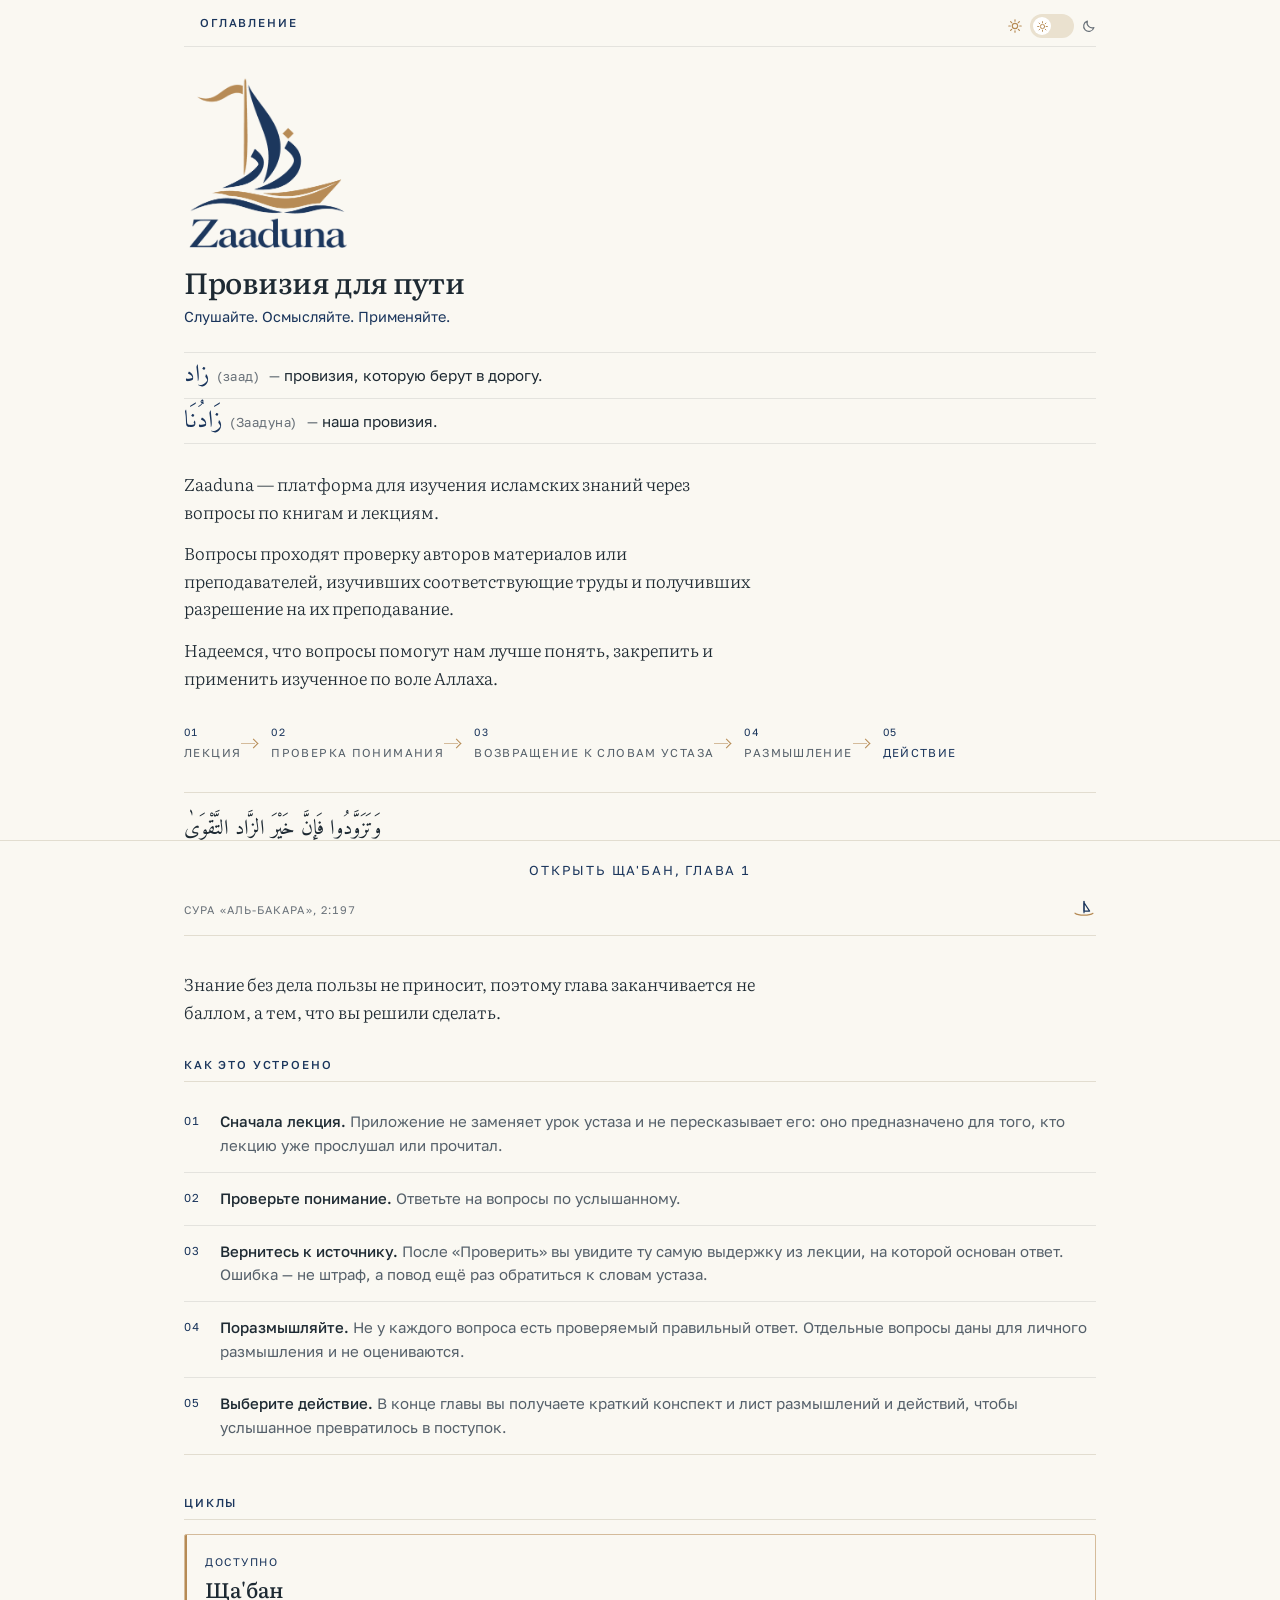
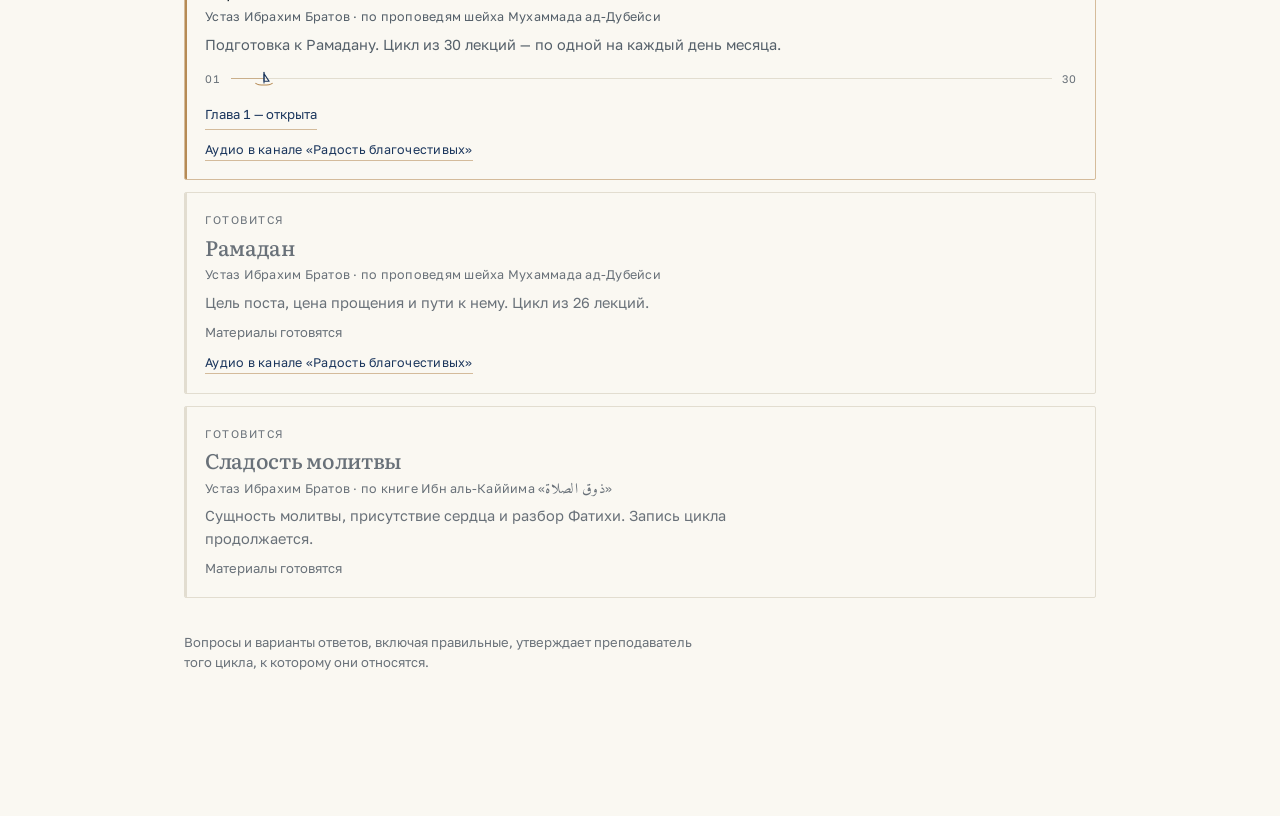
<file: index.html>
<!DOCTYPE html>
<html lang="ru">
<head>
<meta charset="UTF-8">
<meta name="viewport" content="width=device-width, initial-scale=1, viewport-fit=cover">
<meta name="theme-color" content="#1A355C">
<title>Zaaduna — оглавление</title>
<link rel="icon" href="assets/favicon-32.png" sizes="32x32" type="image/png">
<link rel="icon" href="assets/favicon-64.png" sizes="64x64" type="image/png">
<link rel="apple-touch-icon" href="assets/apple-touch-icon.png">
<link rel="preconnect" href="https://fonts.googleapis.com">
<link rel="preconnect" href="https://fonts.gstatic.com" crossorigin>
<link href="https://fonts.googleapis.com/css2?family=Literata:ital,opsz,wght@0,7..72,300;0,7..72,400;0,7..72,500;0,7..72,600;1,7..72,400&family=Golos+Text:wght@400;500;600&family=Amiri:ital@0;1&display=swap" rel="stylesheet">
<script src="https://telegram.org/js/telegram-web-app.js"></script>
<script>/* Платформа переименована, ключи вместе с ней. Старые переносим, чтобы
   читатель не потерял пройденное; "myzaad_" ниже — единственный след прежнего имени. */
try{Object.keys(localStorage).forEach(function(k){if(k.indexOf("myzaad_")!==0)return;
var n="zaaduna_"+k.slice(7);if(localStorage.getItem(n)===null)localStorage.setItem(n,localStorage.getItem(k));
localStorage.removeItem(k);});}catch(e){}</script>
<script>/* Тема ставится до первой отрисовки, иначе страница моргнёт чужим цветом.
   Без сохранённого выбора тему задаёт система. */
try{var t=localStorage.getItem("zaaduna_theme");
if(t==="day"||t==="night"){t=(t==="day")?"light":"dark";localStorage.setItem("zaaduna_theme",t);}
if(t==="light"||t==="dark")document.documentElement.setAttribute("data-theme",t);}catch(e){}</script>
<link rel="stylesheet" href="style.css">
</head>
<body class="plan">

<div class="sheet">
  <header class="isnad">
    <p class="runhead">Оглавление</p>
    <button class="theme-switch" id="themeSwitch" type="button" role="switch" aria-checked="false">
      <span class="ts-side ts-sun" aria-hidden="true"><svg viewBox="0 0 16 16" fill="none" stroke="currentColor" stroke-width="1.35" stroke-linecap="round" aria-hidden="true"><circle cx="8" cy="8" r="3.1"/><path d="M8 .9v1.7M8 13.4V15.1M15.1 8h-1.7M2.6 8H.9M13.02 2.98l-1.2 1.2M4.18 11.82l-1.2 1.2M13.02 13.02l-1.2-1.2M4.18 4.18l-1.2-1.2"/></svg></span>
      <span class="ts-track" aria-hidden="true"><span class="ts-knob"><span class="ts-k ts-k-sun"><svg viewBox="0 0 16 16" fill="none" stroke="currentColor" stroke-width="1.35" stroke-linecap="round" aria-hidden="true"><circle cx="8" cy="8" r="3.1"/><path d="M8 .9v1.7M8 13.4V15.1M15.1 8h-1.7M2.6 8H.9M13.02 2.98l-1.2 1.2M4.18 11.82l-1.2 1.2M13.02 13.02l-1.2-1.2M4.18 4.18l-1.2-1.2"/></svg></span><span class="ts-k ts-k-moon"><svg viewBox="0 0 16 16" fill="none" stroke="currentColor" stroke-width="1.35" stroke-linecap="round" stroke-linejoin="round" aria-hidden="true"><path d="M13.6 9.9A6 6 0 0 1 6.1 2.4 6 6 0 1 0 13.6 9.9Z"/></svg></span></span></span>
      <span class="ts-side ts-moon" aria-hidden="true"><svg viewBox="0 0 16 16" fill="none" stroke="currentColor" stroke-width="1.35" stroke-linecap="round" stroke-linejoin="round" aria-hidden="true"><path d="M13.6 9.9A6 6 0 0 1 6.1 2.4 6 6 0 1 0 13.6 9.9Z"/></svg></span>
    </button>
  </header>
  <div class="gauge"></div>

  <main>
    <h1 class="brand">
      <picture>
        <source srcset="assets/logo-full-dark.png" media="(prefers-color-scheme: dark)">
        <img id="brandLogo" src="assets/logo-full.png" width="400" height="429" alt="Zaaduna" decoding="async">
      </picture>
    </h1>
    <p class="brand-title">Провизия для пути</p>
    <p class="brand-tagline">Слушайте. Осмысляйте. Применяйте.</p>
    <dl class="gloss" dir="ltr">
      <div>
        <dt><span class="ar-inline" lang="ar" dir="rtl">زاد</span> <i>(заад)</i></dt>
        <dd>провизия, которую берут в дорогу.</dd>
      </div>
      <div>
        <dt><span class="ar-inline" lang="ar" dir="rtl">زَادُنَا</span> <i>(Заадуна)</i></dt>
        <dd>наша провизия.</dd>
      </div>
    </dl>
    <div class="lede">
      <p>Zaaduna — платформа для изучения исламских знаний через вопросы по книгам и лекциям.</p>
      <p>Вопросы проходят проверку авторов материалов или преподавателей, изучивших соответствующие труды и получивших разрешение на их преподавание.</p>
      <p>Надеемся, что вопросы помогут нам лучше понять, закрепить и применить изученное по воле Аллаха.</p>
    </div>

    <ol class="path" aria-label="Порядок работы с главой">
      <li><span>Лекция</span></li>
      <li><span>Проверка понимания</span></li>
      <li><span>Возвращение к словам устаза</span></li>
      <li><span>Размышление</span></li>
      <li><span>Действие</span></li>
    </ol>

    <div class="card plan-ayah">
      <p class="quote-ar" lang="ar" dir="rtl">وَتَزَوَّدُوا فَإِنَّ خَيْرَ الزَّادِ التَّقْوَىٰ</p>
      <p class="quote-ru">«Берите с собой провизию, но, поистине, лучшая провизия — богобоязненность»</p>
      <p class="quote-src">Сура «Аль-Бакара», 2:197</p>
      <span class="ayah-mark" aria-hidden="true"></span>
    </div>

    <p class="lede lede-close">Знание без дела пользы не приносит, поэтому глава заканчивается не баллом, а тем, что вы решили сделать.</p>

    <h2 class="plan-head">Как это устроено</h2>
    <ol class="rules">
      <li><b>Сначала лекция.</b> Приложение не заменяет урок устаза и не пересказывает его: оно предназначено для того, кто лекцию уже прослушал или прочитал.</li>
      <li><b>Проверьте понимание.</b> Ответьте на вопросы по услышанному.</li>
      <li><b>Вернитесь к источнику.</b> После «Проверить» вы увидите ту самую выдержку из лекции, на которой основан ответ. Ошибка — не штраф, а повод ещё раз обратиться к словам устаза.</li>
      <li><b>Поразмышляйте.</b> Не у каждого вопроса есть проверяемый правильный ответ. Отдельные вопросы даны для личного размышления и не оцениваются.</li>
      <li><b>Выберите действие.</b> В конце главы вы получаете краткий конспект и лист размышлений и действий, чтобы услышанное превратилось в поступок.</li>
    </ol>

    <h2 class="plan-head">Циклы</h2>
    <ul class="cycles">
      <li class="cycle open">
        <p class="cycle-rubric">Доступно</p>
        <h3><a href="chapter.html?ch=1">Ща'бан</a></h3>
        <p class="cycle-teacher">Устаз Ибрахим Братов · по проповедям шейха Мухаммада ад-Дубейси</p>
        <p class="cycle-note">Подготовка к Рамадану. Цикл из 30 лекций — по одной на каждый день месяца.</p>
        <div class="journey" id="journeyShaban" hidden></div>
        <p class="cycle-state"><a class="cycle-chapter" href="chapter.html?ch=1" id="ch1state">Глава 1 — открыта</a></p>
        <a class="cycle-audio" href="https://t.me/Mesiac_Shaaban_Ramadan" target="_blank" rel="noopener">Аудио в канале «Радость благочестивых»</a>
      </li>
      <li class="cycle">
        <p class="cycle-rubric">Готовится</p>
        <h3>Рамадан</h3>
        <p class="cycle-teacher">Устаз Ибрахим Братов · по проповедям шейха Мухаммада ад-Дубейси</p>
        <p class="cycle-note">Цель поста, цена прощения и пути к нему. Цикл из 26 лекций.</p>
        <p class="cycle-state">Материалы готовятся</p>
        <a class="cycle-audio" href="https://t.me/Mesiac_Shaaban_Ramadan" target="_blank" rel="noopener">Аудио в канале «Радость благочестивых»</a>
      </li>
      <li class="cycle">
        <p class="cycle-rubric">Готовится</p>
        <h3>Сладость молитвы</h3>
        <p class="cycle-teacher">Устаз Ибрахим Братов · по книге Ибн аль-Каййима «<span class="ar-inline" lang="ar" dir="rtl">ذوق الصلاة</span>»</p>
        <p class="cycle-note">Сущность молитвы, присутствие сердца и разбор Фатихи. Запись цикла продолжается.</p>
        <p class="cycle-state">Материалы готовятся</p>
      </li>
    </ul>

    <p class="plan-foot">Вопросы и варианты ответов, включая правильные, утверждает преподаватель того цикла, к которому они относятся.</p>
  </main>
</div>

<div class="colophon">
  <div class="colophon-inner">
    <a class="act act-go" href="chapter.html?ch=1">Открыть Ща'бан, глава 1</a>
  </div>
</div>

<script src="journey.js"></script>
<script>
(function(){
  var tg = window.Telegram && window.Telegram.WebApp;
  if(tg){ try{ tg.ready(); tg.expand(); }catch(e){} }

  // Состояние главы 1 читается из того же хранилища, что ведёт сама глава.
  var el = document.getElementById("ch1state");
  if(!el) return;
  try{
    var raw = localStorage.getItem("zaaduna_ch1");
    if(!raw) return;
    var st = JSON.parse(raw);
    if(st.maxScore){
      el.textContent = "Глава 1 — пройдена, " + st.score + " из " + st.maxScore;
      el.classList.add("done");
    } else if(st.answers && Object.keys(st.answers).length){
      el.textContent = "Глава 1 — начата";
      el.classList.add("started");
    }
  }catch(e){}
})();

// Путь цикла: лодка идёт по линии от первого урока к последнему.
(function(){
  if(!window.ZaadunaJourney) return;

  var doneShaban = 0;
  try{
    var raw = localStorage.getItem("zaaduna_ch1");
    if(raw && JSON.parse(raw).maxScore) doneShaban = 1;   // глава 1 пройдена
  }catch(e){}

  ZaadunaJourney.render(document.getElementById("journeyShaban"),
    { current: doneShaban, total: 30, name: "Ща'бан" });

  var sign = document.querySelector(".ayah-mark");
  if(sign) sign.innerHTML = ZaadunaJourney.dhow;
})();
</script>
<script src="theme.js"></script>
</body>
</html>
</file>
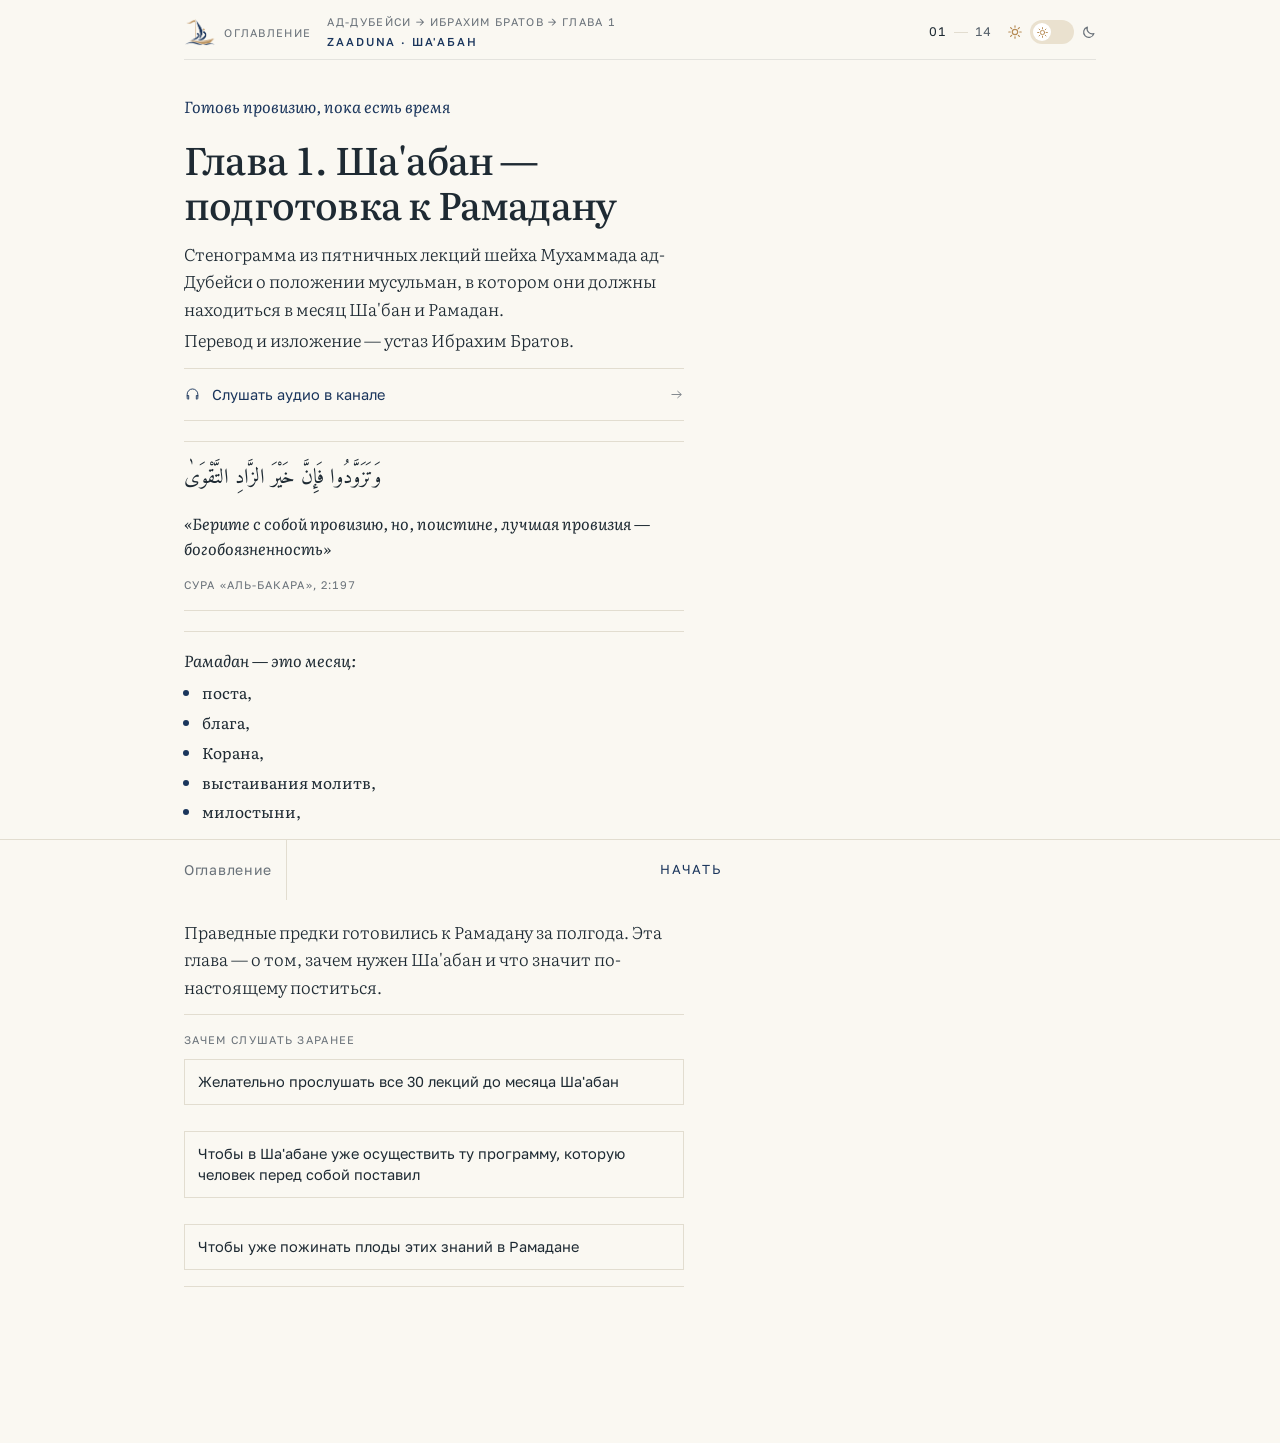
<file: chapter.html>
<!DOCTYPE html>
<html lang="ru">
<head>
<meta charset="UTF-8">
<meta name="viewport" content="width=device-width, initial-scale=1, viewport-fit=cover">
<meta name="theme-color" content="#1A355C">
<title>Zaaduna</title>
<link rel="icon" href="assets/favicon-32.png" sizes="32x32" type="image/png">
<link rel="icon" href="assets/favicon-64.png" sizes="64x64" type="image/png">
<link rel="apple-touch-icon" href="assets/apple-touch-icon.png">
<link rel="preconnect" href="https://fonts.googleapis.com">
<link rel="preconnect" href="https://fonts.gstatic.com" crossorigin>
<link href="https://fonts.googleapis.com/css2?family=Literata:ital,opsz,wght@0,7..72,300;0,7..72,400;0,7..72,500;0,7..72,600;1,7..72,400&family=Golos+Text:wght@400;500;600&family=Amiri:ital@0;1&display=swap" rel="stylesheet">
<script src="https://telegram.org/js/telegram-web-app.js"></script>
<script>/* Платформа переименована, ключи вместе с ней. Старые переносим, чтобы
   читатель не потерял пройденное; "myzaad_" ниже — единственный след прежнего имени. */
try{Object.keys(localStorage).forEach(function(k){if(k.indexOf("myzaad_")!==0)return;
var n="zaaduna_"+k.slice(7);if(localStorage.getItem(n)===null)localStorage.setItem(n,localStorage.getItem(k));
localStorage.removeItem(k);});}catch(e){}</script>
<script>/* Тема ставится до первой отрисовки, иначе страница моргнёт чужим цветом.
   Без сохранённого выбора тему задаёт система. */
try{var t=localStorage.getItem("zaaduna_theme");
if(t==="day"||t==="night"){t=(t==="day")?"light":"dark";localStorage.setItem("zaaduna_theme",t);}
if(t==="light"||t==="dark")document.documentElement.setAttribute("data-theme",t);}catch(e){}</script>
<link rel="stylesheet" href="style.css">
</head>
<body>

<div class="sheet">
  <header class="isnad">
    <a class="brand-mark" href="index.html" aria-label="Оглавление">
      <picture>
        <source srcset="assets/logo-mark-dark.png" media="(prefers-color-scheme: dark)">
        <img id="brandLogo" src="assets/logo-mark.png" width="138" height="120" alt="" decoding="async">
      </picture>
      <span class="brand-mark-label">Оглавление</span>
    </a>
    <p class="chain" id="chain"></p>
    <p class="runhead" id="runhead"></p>
    <p class="folio"><span id="stepLabel">01</span><span class="folio-rule"></span><span id="stepTotal">14</span></p>
    <button class="theme-switch" id="themeSwitch" type="button" role="switch" aria-checked="false">
      <span class="ts-side ts-sun" aria-hidden="true"><svg viewBox="0 0 16 16" fill="none" stroke="currentColor" stroke-width="1.35" stroke-linecap="round" aria-hidden="true"><circle cx="8" cy="8" r="3.1"/><path d="M8 .9v1.7M8 13.4V15.1M15.1 8h-1.7M2.6 8H.9M13.02 2.98l-1.2 1.2M4.18 11.82l-1.2 1.2M13.02 13.02l-1.2-1.2M4.18 4.18l-1.2-1.2"/></svg></span>
      <span class="ts-track" aria-hidden="true"><span class="ts-knob"><span class="ts-k ts-k-sun"><svg viewBox="0 0 16 16" fill="none" stroke="currentColor" stroke-width="1.35" stroke-linecap="round" aria-hidden="true"><circle cx="8" cy="8" r="3.1"/><path d="M8 .9v1.7M8 13.4V15.1M15.1 8h-1.7M2.6 8H.9M13.02 2.98l-1.2 1.2M4.18 11.82l-1.2 1.2M13.02 13.02l-1.2-1.2M4.18 4.18l-1.2-1.2"/></svg></span><span class="ts-k ts-k-moon"><svg viewBox="0 0 16 16" fill="none" stroke="currentColor" stroke-width="1.35" stroke-linecap="round" stroke-linejoin="round" aria-hidden="true"><path d="M13.6 9.9A6 6 0 0 1 6.1 2.4 6 6 0 1 0 13.6 9.9Z"/></svg></span></span></span>
      <span class="ts-side ts-moon" aria-hidden="true"><svg viewBox="0 0 16 16" fill="none" stroke="currentColor" stroke-width="1.35" stroke-linecap="round" stroke-linejoin="round" aria-hidden="true"><path d="M13.6 9.9A6 6 0 0 1 6.1 2.4 6 6 0 1 0 13.6 9.9Z"/></svg></span>
    </button>
  </header>
  <div class="gauge"><span class="gauge-fill" id="progressFill"></span></div>

  <main id="app"></main>
</div>

<div class="colophon">
  <div class="colophon-inner">
    <button class="act act-back" id="backBtn">Назад</button>
    <button class="act act-go" id="nextBtn">Начать</button>
  </div>
</div>

<script src="engine.js"></script>
<script>
(function(){
  // Какую главу открыть — через ?ch=2 (по умолчанию глава 1).
  // Чтобы добавить главу, движок и эту оболочку менять не нужно —
  // достаточно создать файл chapterN-data.js рядом с этим файлом.
  var params = new URLSearchParams(window.location.search);
  var chapterId = params.get("ch") || "1";
  var script = document.createElement("script");
  script.src = "chapter" + chapterId + "-data.js";
  script.onload = function(){
    if(window.CHAPTER_DATA){
      window.ZaadunaEngine.init(window.CHAPTER_DATA);
    } else {
      document.getElementById("app").innerHTML = "<p class=\"lede\">Файл главы " + chapterId + " не задаёт CHAPTER_DATA.</p>";
    }
  };
  script.onerror = function(){
    document.getElementById("app").innerHTML = "<p class=\"lede\">Не удалось загрузить главу " + chapterId + " (chapter" + chapterId + "-data.js).</p>";
  };
  document.body.appendChild(script);
})();
</script>
<script src="theme.js"></script>
</body>
</html>
</file>
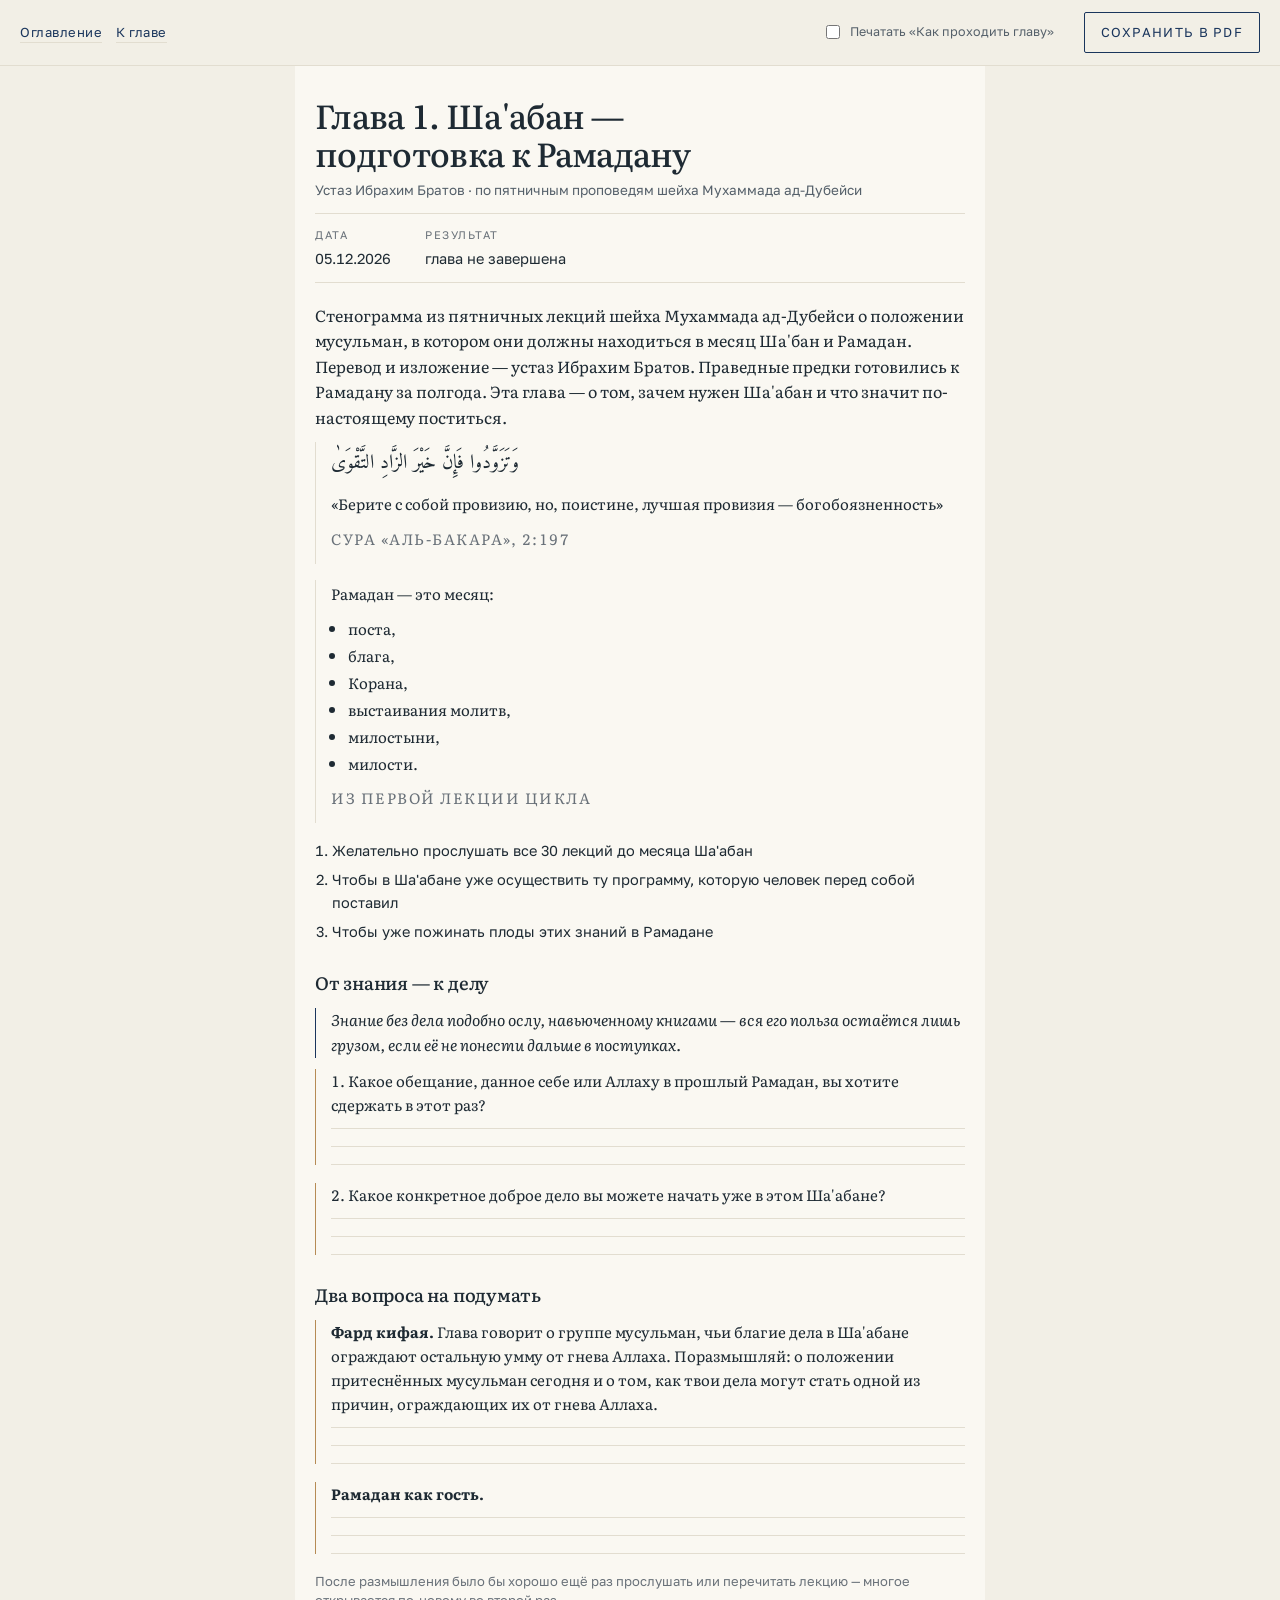
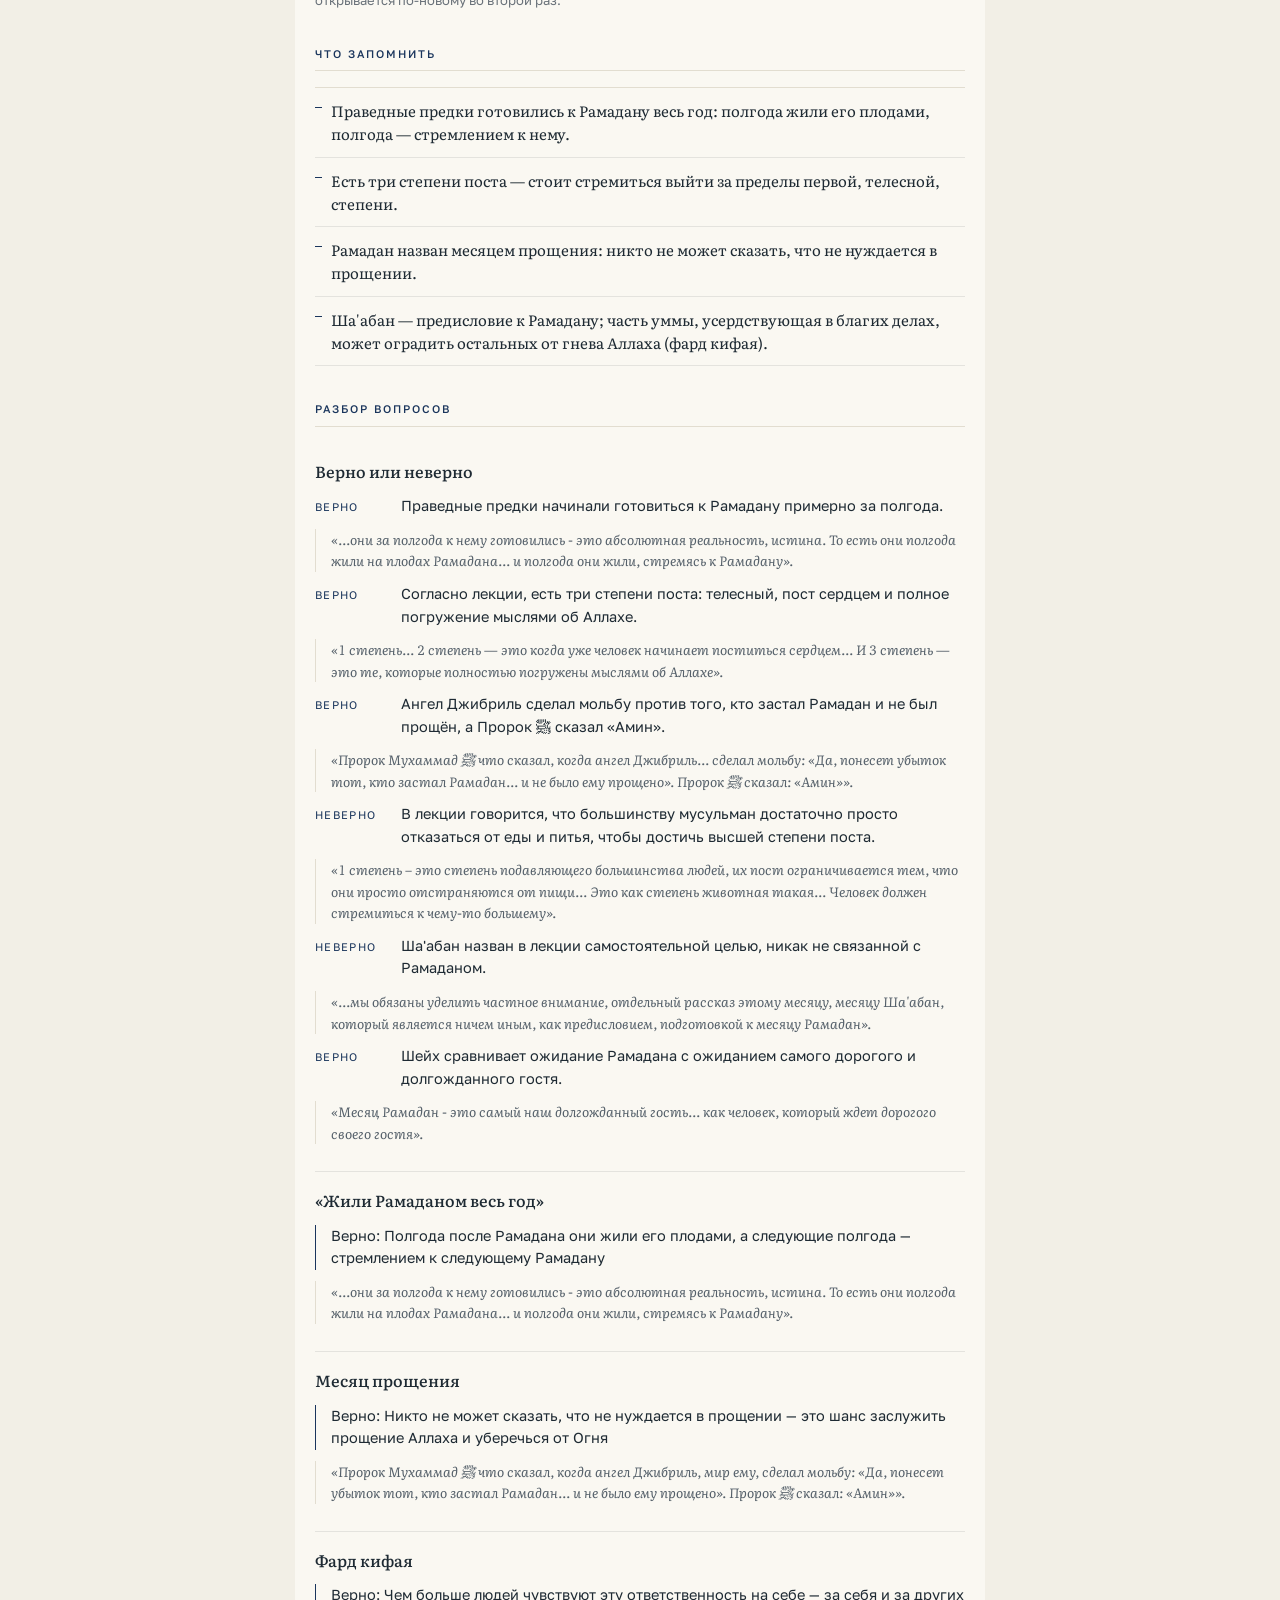
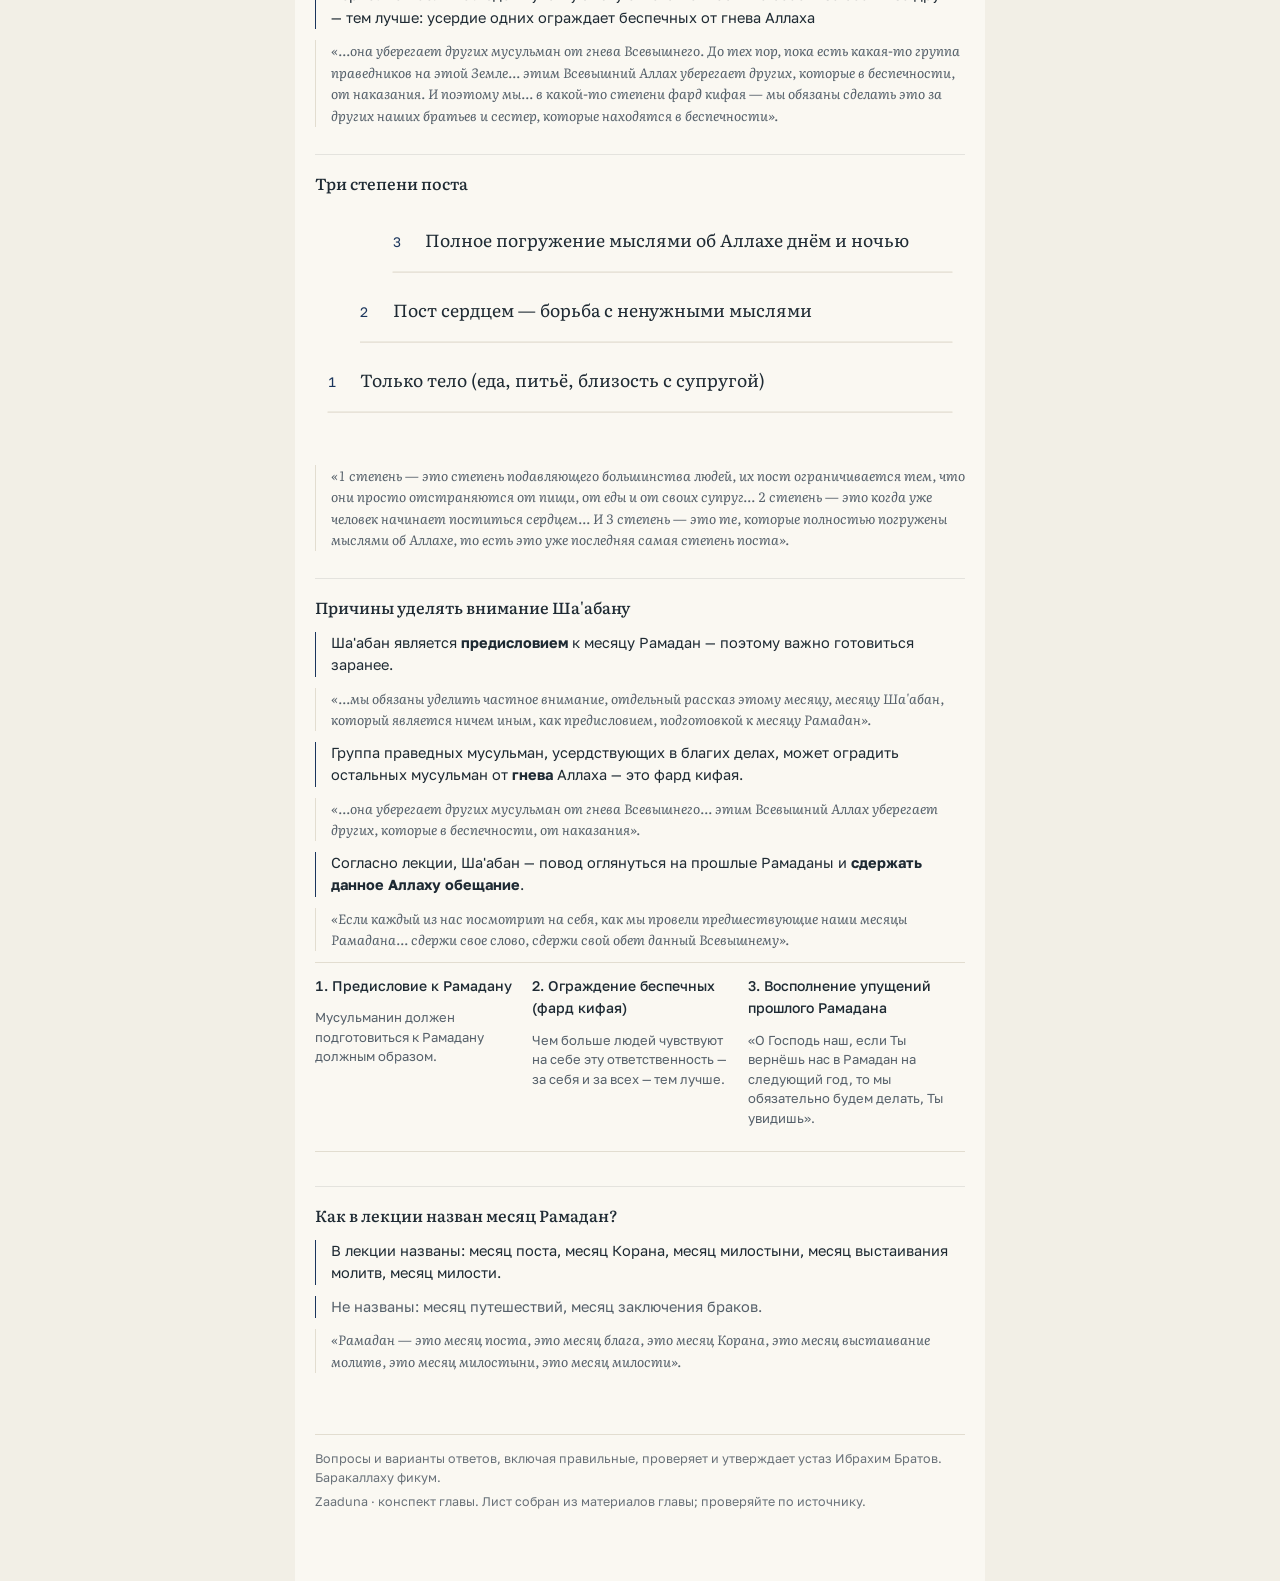
<file: konspekt.html>
<!DOCTYPE html>
<html lang="ru">
<head>
<meta charset="UTF-8">
<meta name="viewport" content="width=device-width, initial-scale=1, viewport-fit=cover">
<meta name="theme-color" content="#1A355C">
<title>Zaaduna — конспект</title>
<link rel="icon" href="assets/favicon-32.png" sizes="32x32" type="image/png">
<link rel="icon" href="assets/favicon-64.png" sizes="64x64" type="image/png">
<link rel="apple-touch-icon" href="assets/apple-touch-icon.png">
<link rel="preconnect" href="https://fonts.googleapis.com">
<link rel="preconnect" href="https://fonts.gstatic.com" crossorigin>
<link href="https://fonts.googleapis.com/css2?family=Literata:ital,opsz,wght@0,7..72,300;0,7..72,400;0,7..72,500;0,7..72,600;1,7..72,400&family=Golos+Text:wght@400;500;600&family=Amiri:ital@0;1&display=swap" rel="stylesheet">
<script>/* Платформа переименована, ключи вместе с ней. Старые переносим, чтобы
   читатель не потерял пройденное; "myzaad_" ниже — единственный след прежнего имени. */
try{Object.keys(localStorage).forEach(function(k){if(k.indexOf("myzaad_")!==0)return;
var n="zaaduna_"+k.slice(7);if(localStorage.getItem(n)===null)localStorage.setItem(n,localStorage.getItem(k));
localStorage.removeItem(k);});}catch(e){}</script>
<link rel="stylesheet" href="konspekt.css">
</head>
<body>

<div class="k-bar">
  <nav class="k-nav">
    <a class="k-back" href="index.html">Оглавление</a>
    <a class="k-back" id="kToChapter" href="chapter.html?ch=1">К главе</a>
  </nav>
  <label class="k-opt"><input type="checkbox" id="kGuideOn"> Печатать «Как проходить главу»</label>
  <button class="k-print" id="kPrint">Сохранить в PDF</button>
</div>
<p class="k-print-hint" id="kPrintHint" hidden></p>

<article class="k-sheet">
  <header class="k-head">
    <h1 id="kTitle"></h1>
    <p class="k-teacher" id="kTeacher"></p>
    <dl class="k-meta">
      <div><dt>Дата</dt><dd id="kDate"></dd></div>
      <div><dt>Результат</dt><dd id="kScore"></dd></div>
    </dl>
    <p class="k-lede" id="kLede"></p>
  </header>

  <section id="kBody"></section>

  <section id="kGuideWrap" hidden>
    <h2 class="k-rule"><span>Как проходить главу</span></h2>
    <div id="kGuide"></div>
  </section>

  <section>
    <h2 class="k-rule"><span>Разбор вопросов</span></h2>
    <div id="kQuestions"></div>
  </section>

  <footer class="k-foot">
    <p id="kFoot"></p>
    <p class="k-colophon">Zaaduna · конспект главы. Лист собран из материалов главы; проверяйте по источнику.</p>
  </footer>
</article>

<script>
(function(){
  var params = new URLSearchParams(window.location.search);
  var chapterId = params.get("ch") || "1";
  /*
   * Печать и сохранение в PDF.
   *
   * Внутри Телеграма ссылку открывает его собственное окно, и там
   * window.print() молча ничего не делает. Отличить это окно со стороны
   * страницы нельзя: признаки мини-приложения в нём отсутствуют, а по
   * строке браузера оно не представляется. Поэтому печать не угадываем
   * заранее, а смотрим, началась ли она: настоящая печать поднимает
   * событие beforeprint или переключает медиазапрос print. Если за треть
   * секунды не случилось ни того ни другого — печати нет, и тогда мы
   * говорим, что делать, вместо того чтобы молчать.
   */
  var tg = window.Telegram && window.Telegram.WebApp;
  var miniApp = !!(tg && ((tg.initData && tg.initData.length) ||
                          (tg.platform && tg.platform !== "unknown")));
  var kasanie = window.matchMedia && window.matchMedia("(pointer: coarse)").matches;
  var hint = document.getElementById("kPrintHint");
  var pechatNachalas = false;

  function podskazka(text, vazhno){
    if(!hint) return;
    hint.innerHTML = text;
    hint.hidden = false;
    hint.classList.toggle("k-print-hint-alarm", !!vazhno);
  }

  window.addEventListener("beforeprint", function(){ pechatNachalas = true; });
  if(window.matchMedia){
    var mqPrint = window.matchMedia("print");
    if(mqPrint.addEventListener){
      mqPrint.addEventListener("change", function(e){ if(e.matches) pechatNachalas = true; });
    }
  }

  if(kasanie){
    podskazka("На телефоне лист сохраняется через меню браузера: «Поделиться» → «Напечатать» → «Сохранить в PDF».");
  }

  document.getElementById("kPrint").addEventListener("click", function(){
    // Настоящее мини-приложение умеет вывести страницу во внешний браузер.
    if(miniApp && tg.openLink){ tg.openLink(window.location.href); return; }

    pechatNachalas = false;
    try{ if(typeof window.print === "function") window.print(); }catch(e){}

    setTimeout(function(){
      if(pechatNachalas) return;
      podskazka(
        "<b>Печать здесь недоступна.</b> Похоже, страница открыта во встроенном окне " +
        "другого приложения — чаще всего Телеграма. Откройте её в обычном браузере: " +
        "нажмите «⋮» или «Поделиться» вверху этого окна и выберите «Открыть в Safari» " +
        "или «Открыть в Chrome». Там кнопка «Сохранить в PDF» сработает.",
        true);
    }, 350);
  });

  // Инструкция к приложению печатается только по просьбе; выбор запоминается.
  var box = document.getElementById("kGuideOn");
  function applyGuide(){
    document.body.classList.toggle("guide-on", box.checked);
    try{ localStorage.setItem("zaaduna_konspekt_guide", box.checked ? "1" : "0"); }catch(e){}
  }
  try{ box.checked = localStorage.getItem("zaaduna_konspekt_guide") === "1"; }catch(e){}
  applyGuide();
  box.addEventListener("change", applyGuide);
  document.getElementById("kToChapter").setAttribute("href", "chapter.html?ch=" + chapterId);

  var data = document.createElement("script");
  data.src = "chapter" + chapterId + "-data.js";
  data.onload = function(){
    var r = document.createElement("script");
    r.src = "konspekt.js";
    r.onload = function(){
      if(window.CHAPTER_DATA && window.ZaadunaKonspekt){
        window.ZaadunaKonspekt.build(window.CHAPTER_DATA);
      }
    };
    document.body.appendChild(r);
  };
  data.onerror = function(){
    document.getElementById("kTitle").textContent = "Глава " + chapterId + " не найдена";
  };
  document.body.appendChild(data);
})();
</script>
</body>
</html>
</file>
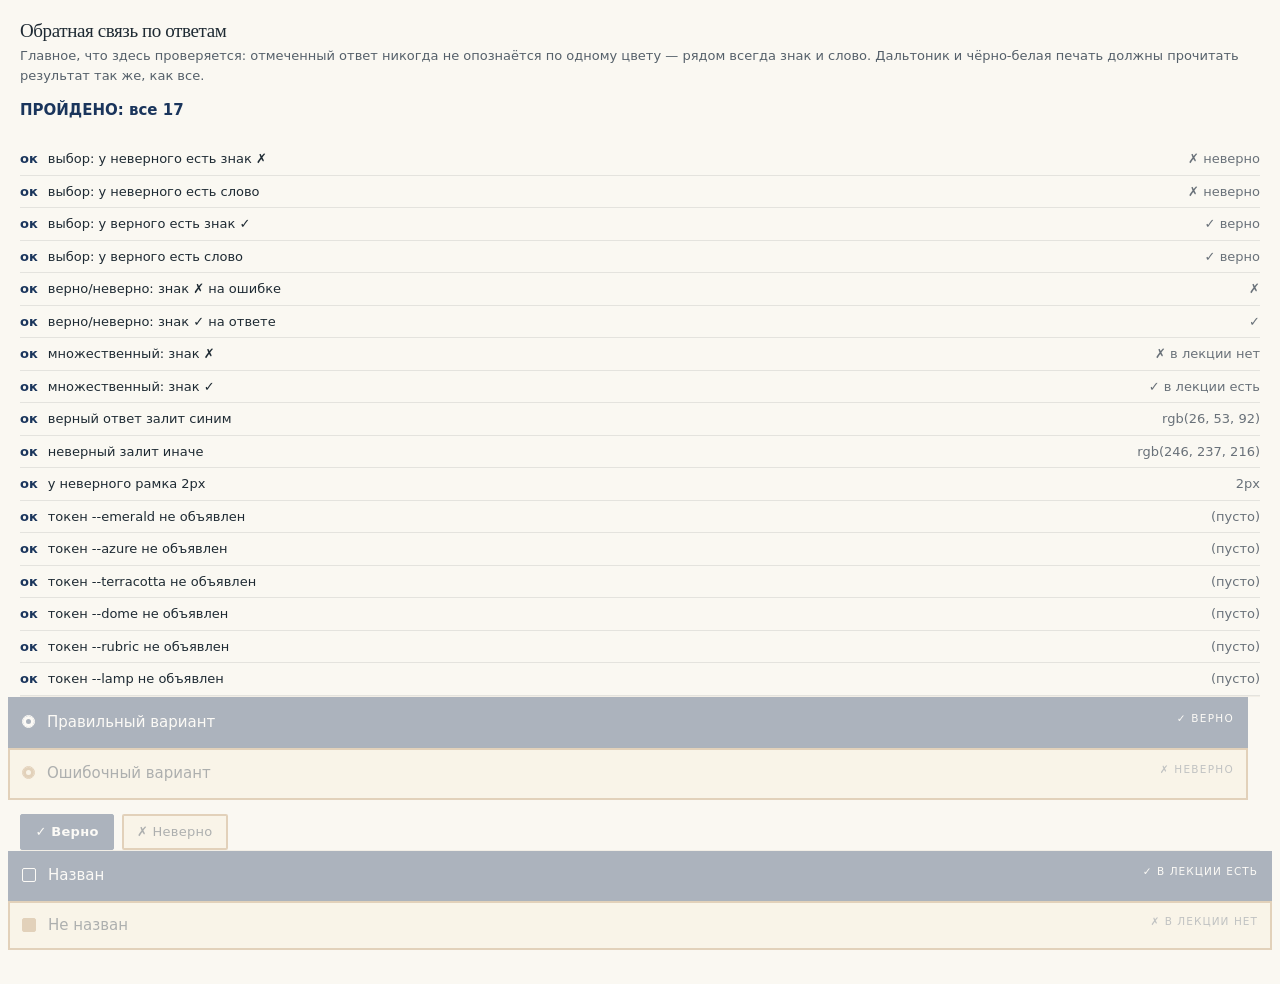
<file: tools/test-feedback.html>
<!DOCTYPE html>
<html lang="ru">
<head>
<meta charset="UTF-8">
<title>Zaaduna — проверка обратной связи</title>
<link rel="stylesheet" href="../style.css">
<style>
  body{padding:20px;}
  .t-row{display:flex;gap:10px;align-items:baseline;padding:6px 0;border-bottom:1px solid var(--line-soft);font:13px/1.5 var(--app);}
  .t-ok{color:var(--navy);font-weight:600;}
  .t-no{color:var(--gold);font-weight:600;}
  .t-sum{margin:16px 0 24px;font:600 15px var(--app);}
  .t-stage{opacity:.35;pointer-events:none;}
</style>
</head>
<body>

<h2 style="font-size:19px;margin:0 0 4px">Обратная связь по ответам</h2>
<p style="font:13px/1.5 var(--app);color:var(--ink-soft);margin:0 0 16px">
  Главное, что здесь проверяется: отмеченный ответ никогда не опознаётся
  по одному цвету — рядом всегда знак и слово. Дальтоник и чёрно-белая
  печать должны прочитать результат так же, как все.
</p>

<p class="t-sum" id="sum">…</p>
<div id="out"></div>

<!-- Разметка повторяет то, что строит engine.js. -->
<div class="t-stage" id="stage">
  <div class="option-list">
    <button class="option correct-mark"><span class="dot"></span>Правильный вариант</button>
    <button class="option wrong-mark"><span class="dot"></span>Ошибочный вариант</button>
  </div>
  <div class="tf-buttons">
    <button class="tf-btn right">Верно</button>
    <button class="tf-btn wrong">Неверно</button>
  </div>
  <div class="check-list">
    <div class="check-item correct-mark"><div class="check-box"></div><div class="check-text">Назван</div></div>
    <div class="check-item wrong-mark"><div class="check-box"></div><div class="check-text">Не назван</div></div>
  </div>
</div>

<script>
(function(){
  var results = [];
  function check(name, cond, got){
    results.push({name:name, ok:!!cond, got:got});
  }
  function after(sel, which){
    var e = document.querySelector(sel);
    if(!e) return "";
    return getComputedStyle(e, which || "::after").content.replace(/^"|"$/g, "");
  }
  function style(sel, prop){
    var e = document.querySelector(sel);
    return e ? getComputedStyle(e)[prop] : "";
  }
  function rgb(v){ return (v || "").replace(/\s/g, ""); }

  var navy = rgb(getComputedStyle(document.documentElement).getPropertyValue("--navy"));
  function tokenRgb(name){
    var p = document.createElement("span");
    p.style.color = "var(" + name + ")";
    document.body.appendChild(p);
    var v = rgb(getComputedStyle(p).color);
    p.remove();
    return v;
  }

  // То, ради чего тест и написан: знак и слово на неверном ответе.
  check("выбор: у неверного есть знак ✗",     after(".option.wrong-mark").indexOf("✗") === 0, after(".option.wrong-mark"));
  check("выбор: у неверного есть слово",      /неверно/i.test(after(".option.wrong-mark")), after(".option.wrong-mark"));
  check("выбор: у верного есть знак ✓",       after(".option.correct-mark").indexOf("✓") === 0, after(".option.correct-mark"));
  check("выбор: у верного есть слово",        /верно/i.test(after(".option.correct-mark")), after(".option.correct-mark"));

  check("верно/неверно: знак ✗ на ошибке",    after(".tf-btn.wrong", "::before").indexOf("✗") === 0, after(".tf-btn.wrong", "::before"));
  check("верно/неверно: знак ✓ на ответе",    after(".tf-btn.right", "::before").indexOf("✓") === 0, after(".tf-btn.right", "::before"));

  check("множественный: знак ✗",              after(".check-item.wrong-mark").indexOf("✗") === 0, after(".check-item.wrong-mark"));
  check("множественный: знак ✓",              after(".check-item.correct-mark").indexOf("✓") === 0, after(".check-item.correct-mark"));

  // Верный ответ — синяя заливка; неверный заливкой от неё отличается.
  check("верный ответ залит синим",           rgb(style(".option.correct-mark", "backgroundColor")) === tokenRgb("--navy"), style(".option.correct-mark", "backgroundColor"));
  check("неверный залит иначе",               rgb(style(".option.wrong-mark", "backgroundColor")) !== rgb(style(".option.correct-mark", "backgroundColor")), style(".option.wrong-mark", "backgroundColor"));
  check("у неверного рамка 2px",              parseFloat(style(".option.wrong-mark", "outlineWidth")) >= 2, style(".option.wrong-mark", "outlineWidth"));

  // Зелёного и красного в палитре больше нет.
  var banned = ["--emerald", "--azure", "--terracotta", "--dome", "--rubric", "--lamp"];
  banned.forEach(function(t){
    var v = getComputedStyle(document.documentElement).getPropertyValue(t).trim();
    check("токен " + t + " не объявлен", v === "", v || "(пусто)");
  });

  var bad = results.filter(function(r){ return !r.ok; });
  document.getElementById("sum").innerHTML = bad.length
    ? '<span class="t-no">ПРОВАЛЕНО: ' + bad.length + " из " + results.length + "</span>"
    : '<span class="t-ok">ПРОЙДЕНО: все ' + results.length + "</span>";
  document.getElementById("out").innerHTML = results.map(function(r){
    return '<div class="t-row"><span class="' + (r.ok ? "t-ok" : "t-no") + '">' +
      (r.ok ? "ок" : "нет") + "</span><span>" + r.name + "</span>" +
      '<span style="margin-left:auto;color:var(--ink-faint)">' + r.got + "</span></div>";
  }).join("");

  window.TEST = { passed: bad.length === 0, total: results.length, failed: bad };
})();
</script>
</body>
</html>
</file>
<file: style.css>
/* ==========================================================================
   Zaaduna — «Поля»
   Страница классического трактата: наборная полоса, рубрика в колонтитуле,
   выдержка из лекции на поле рядом со своей строкой.
   ========================================================================== */

:root{
  /*
   * Палитра — два цвета и нейтральные, больше ничего. Тёмно-синий ведёт,
   * золото отвечает за рамки и акценты: золотой текст на светлом фоне
   * не проходит по контрасту (около 3:1), поэтому буквами говорит синий,
   * а золото остаётся линией, подчёркиванием и заливкой.
   */
  --navy:        #1A355C;
  --navy-dark:   #12274A;
  --navy-tint:   #E8EDF3;
  --gold:        #B68B55;
  --gold-tint:   #F6EDD8;

  --bg:          #FAF8F2;
  --card:        #FFFFFF;
  --ink:         #1E2A33;
  --ink-soft:    #55606A;
  --ink-faint:   #697179;   /* из брифа #8A929A давало 2.97:1 — ниже AA */
  --line:        #E2DDD0;

  /* Производные: линовка тоньше основной линии, рамка — золото вполсилы. */
  --line-soft:    rgba(30,42,51,.10);
  --gold-line:    rgba(182,139,85,.55);
  --on-navy:      #FFFFFF;
  /* Тумблер: дорожка темнее подложки, бегунок светлее её. */
  --switch-track: #EAE1CF;
  --switch-knob:  #FFFFFF;
  --switch-ink:   #B68B55;
  --select-ink:   #FAF8F2;
  --scroll-thumb: #C9D2DE;

  /* Поверхность под курсором и выделение держатся на тех же двух цветах. */
  --surface-raise: var(--navy-tint);
  --select-bg:     var(--navy);

  --set:  "Literata", Georgia, "Times New Roman", serif;
  --app:  "Golos Text", system-ui, -apple-system, sans-serif;
  --ar:   "Amiri", "Scheherazade New", serif;

  --measure: 34em;
  --gutter: 20px;
  --ease: cubic-bezier(.16,1,.3,1);
  --t: 320ms;
}

/*
 * Тёмная тема. Без сохранённого выбора её задаёт система; кнопка в шапке
 * перекрывает систему, и тогда на <html> стоит data-theme. Набор повторён
 * дважды, потому что в CSS нет способа дать одному объявлению два адреса,
 * один из которых лежит внутри media.
 */
@media (prefers-color-scheme: dark){
  :root:not([data-theme="light"]){
  --navy:        #7FA6D6;
  --navy-dark:   #A9C4E6;
  --navy-tint:   #1B2736;
  --gold:        #D2AE5C;
  --gold-tint:   #2C2617;

  --bg:          #14181C;
  --card:        #1D2227;
  --ink:         #EDEBE3;
  --ink-soft:    #A9B2BB;
  --ink-faint:   #7E8791;   /* из брифа #737C85 давало 4.21:1 — ниже AA */
  --line:        #303840;

  --line-soft:    rgba(237,235,227,.10);
  --gold-line:    rgba(210,174,92,.55);
  --on-navy:      #14181C;
  --switch-track: #2A3A4E;
  --switch-knob:  #F2EFE6;
  --switch-ink:   #1A355C;
  --select-ink:   #14181C;
  --scroll-thumb: #38424C;
  }
}
:root[data-theme="dark"]{
  --navy:        #7FA6D6;
  --navy-dark:   #A9C4E6;
  --navy-tint:   #1B2736;
  --gold:        #D2AE5C;
  --gold-tint:   #2C2617;

  --bg:          #14181C;
  --card:        #1D2227;
  --ink:         #EDEBE3;
  --ink-soft:    #A9B2BB;
  --ink-faint:   #7E8791;   /* из брифа #737C85 давало 4.21:1 — ниже AA */
  --line:        #303840;

  --line-soft:    rgba(237,235,227,.10);
  --gold-line:    rgba(210,174,92,.55);
  --on-navy:      #14181C;
  --switch-track: #2A3A4E;
  --switch-knob:  #F2EFE6;
  --switch-ink:   #1A355C;
  --select-ink:   #14181C;
  --scroll-thumb: #38424C;
}

*{box-sizing:border-box;}
html{
  -webkit-text-size-adjust:100%;
  scrollbar-color: var(--gold) var(--bg);
  scrollbar-width: thin;
}
body{
  margin:0;
  background:var(--bg);
  color:var(--ink);
  font-family:var(--app);
  font-size:16px;
  line-height:1.6;
  font-variant-numeric: tabular-nums lining-nums;
  -webkit-font-smoothing:antialiased;
  padding-bottom: calc(96px + env(safe-area-inset-bottom));
}
::selection{background:var(--select-bg);color:var(--select-ink);}
::-webkit-scrollbar{width:10px;}
::-webkit-scrollbar-track{background:var(--bg);}
::-webkit-scrollbar-thumb{background:var(--scroll-thumb);border:3px solid var(--bg);}
::-webkit-scrollbar-thumb:hover{background:var(--gold);}
:focus{outline:none;}
:focus-visible{outline:1px solid var(--navy);outline-offset:3px;}
button{font:inherit;color:inherit;background:none;border:0;padding:0;cursor:pointer;}
a{color:var(--navy);text-underline-offset:3px;text-decoration-thickness:1px;}

/* --------------------------------------------------------------- колонтитул */
.sheet{
  max-width: 61em;
  margin:0 auto;
  padding: 0 var(--gutter);
}
/* ------------------------------------------------------------- логотип */
/*
 * Имя платформы показано самим логотипом, а не набрано шрифтом: в alt
 * лежит «Zaaduna», поэтому заголовок остаётся заголовком и для чтеца.
 * Тёмный вариант подставляет <picture> по настройке системы; когда
 * читатель выбрал тему кнопкой, картинку меняет theme.js — media-запрос
 * про его выбор ничего не знает.
 */
.brand{margin:0 0 10px;line-height:0;}
.brand img{display:block;width:clamp(132px, 34vw, 168px);height:auto;}
.brand-line{
  font-size:14px;line-height:1.5;
  color:var(--ink-soft);
  margin:0 0 20px;
}
.brand-line .ar-inline{color:var(--navy);margin-left:4px;}

/* Знак ведёт на оглавление, и теперь это сказано словом, а не только
   подразумевается. Подпись набрана как колонтитул рядом с ней. */
.brand-mark{
  grid-column:1;grid-row:1 / span 2;
  align-self:center;
  display:flex;align-items:center;gap:8px;
  line-height:0;text-decoration:none;
}
.brand-mark img{display:block;height:28px;width:auto;}
/* На узком экране подписи нет: она отнимает у цепочки иснада столько
   места, что та ломается на шесть строк и шапка вырастает вдвое. Там
   остаётся один знак, а слово «Оглавление» говорит кнопка внизу. */
.brand-mark-label{
  display:none;
  font-size:11px;letter-spacing:.12em;text-transform:uppercase;
  line-height:1.2;
  color:var(--ink-faint);
  transition:color var(--t) var(--ease);
}
@media (min-width:560px){
  .brand-mark-label{display:block;}
}
.brand-mark:hover .brand-mark-label{color:var(--navy);}

.isnad{
  display:grid;
  grid-template-columns: auto 1fr auto auto;
  align-items:baseline;
  gap: 2px 16px;
  padding: calc(14px + env(safe-area-inset-top)) 0 8px;
}
.chain{
  grid-column:2;
  margin:0;
  font-size:11px;
  letter-spacing:.12em;
  text-transform:uppercase;
  color:var(--ink-faint);
  line-height:1.5;
}
.runhead{
  grid-column:2;
  margin:0;
  font-size:11.5px;
  letter-spacing:.16em;
  text-transform:uppercase;
  color:var(--navy);
  font-weight:500;
  min-height:1.5em;
}
.folio{
  grid-column:3;
  grid-row:1 / span 2;
  margin:0;
  align-self:center;
  display:flex;
  align-items:center;
  gap:7px;
  font-size:12.5px;
  letter-spacing:.06em;
  color:var(--ink-soft);
}
.folio-rule{width:14px;height:1px;background:var(--line);display:block;}
#stepLabel{color:var(--ink);}

/*
 * Смена темы. Тумблер, а не слово: солнце и месяц по краям показывают,
 * между чем выбор, бегунок — где ты сейчас. Надписи нет, поэтому роль
 * и состояние объявлены через role="switch" и aria-checked, а словами
 * положение названо в aria-label.
 *
 * Положение бегунка CSS выводит сам — из настройки системы или из
 * data-theme, — чтобы он не прыгал, дожидаясь скрипта. Набор для тёмной
 * темы повторён дважды по той же причине, что и токены: media и атрибут
 * одним селектором не соединить.
 */
.theme-switch{
  grid-column:4;grid-row:1 / span 2;
  align-self:center;
  display:inline-flex;align-items:center;gap:8px;
  /* Сама пилюля 24 пикселя в высоту — для пальца этого мало. Отступы
     растят область нажатия до 44, отрицательные поля возвращают кнопку
     на прежнее место, так что в вёрстке ничего не сдвигается. */
  padding:10px 8px;
  margin:-10px -8px;
}
.ts-side{display:none;color:var(--ink-faint);transition:color var(--t) var(--ease);}
.ts-side svg{display:block;width:14px;height:14px;}
.ts-sun{color:var(--gold);}

.ts-track{
  position:relative;display:block;
  width:44px;height:24px;flex:0 0 auto;
  border-radius:12px;
  background:var(--switch-track);
  transition:background var(--t) var(--ease);
}
.ts-knob{
  position:absolute;top:3px;left:3px;
  width:18px;height:18px;border-radius:50%;
  background:var(--switch-knob);
  color:var(--switch-ink);
  display:flex;align-items:center;justify-content:center;
  transition:transform var(--t) var(--ease);
}
.ts-k{display:none;}
.ts-k svg{display:block;width:11px;height:11px;}
.ts-k-sun{display:flex;}

@media (prefers-color-scheme: dark){
  :root:not([data-theme="light"]) .ts-knob{transform:translateX(20px);}
  :root:not([data-theme="light"]) .ts-k-sun{display:none;}
  :root:not([data-theme="light"]) .ts-k-moon{display:flex;}
  :root:not([data-theme="light"]) .ts-moon{color:var(--gold);}
  :root:not([data-theme="light"]) .ts-sun{color:var(--ink-faint);}
}
:root[data-theme="dark"] .ts-knob{transform:translateX(20px);}
:root[data-theme="dark"] .ts-k-sun{display:none;}
:root[data-theme="dark"] .ts-k-moon{display:flex;}
:root[data-theme="dark"] .ts-moon{color:var(--gold);}
:root[data-theme="dark"] .ts-sun{color:var(--ink-faint);}

@media (min-width:560px){
  .ts-side{display:block;}
}

@media (prefers-reduced-motion: reduce){
  .ts-knob{transition:none;}
}

.gauge{height:1px;background:var(--line-soft);position:relative;}
.gauge-fill{
  position:absolute;inset:0;
  background:var(--gold);
  transform:scaleX(0);
  transform-origin:left center;
  transition: transform var(--t) var(--ease);
}

/* ---------------------------------------------------------- наборная полоса */
main{padding: 26px 0 40px;}
.screen{display:none;}
.screen.active{display:block;}

@media (min-width: 900px){
  .screen.active{
    display:grid;
    grid-template-columns: minmax(0, var(--measure)) minmax(15em, 23em);
    column-gap: 44px;
    align-items:start;
  }
  .screen.active > *{grid-column:1;}
  .screen.active > .excerpt-box{
    grid-column:2;
    /* Охватывает все строки, иначе растягивает первую и сдвигает колонку набора. */
    grid-row: 1 / span 40;
    align-self:start;
  }
}

h1,h2,h3{
  font-family:var(--set);
  font-weight:500;
  letter-spacing:-.021em;
  line-height:1.16;
  margin:0 0 14px;
  color:var(--ink);
  text-wrap:balance;
}
h1{font-size:clamp(28px, 7.6vw, 38px);}
h2{font-size:clamp(23px, 5.9vw, 29px);}
h3{font-size:19px;}

p{margin:0 0 14px;}
.lede{
  text-wrap:pretty;
  font-family:var(--set);
  font-size:17px;
  line-height:1.62;
  color:var(--ink);
  font-weight:300;
}
.slogan{
  font-family:var(--set);
  font-style:italic;
  font-size:16px;
  color:var(--navy);
  margin-bottom:18px;
}
.prompt-hint{
  font-size:13.5px;
  color:var(--ink-faint);
  line-height:1.55;
}
/* Рубрика экрана живёт в колонтитуле, над заголовком её нет — исключений нет. */
.eyebrow{display:none;}

.icon-badge{
  width:26px;height:26px;
  margin:0 0 14px;
  color:var(--navy);
}
.icon-badge svg{display:block;width:100%;height:100%;}

/* --------------------------------------------------------------- цитаты */
.card{
  border-top:1px solid var(--line);
  border-bottom:1px solid var(--line);
  padding:16px 0;
  margin:0 0 20px;
}
.quote-ar{
  font-family:var(--ar);
  font-size:21px;
  line-height:1.95;
  direction:rtl;
  text-align:left;
  color:var(--ink);
  margin-bottom:12px;
}
.quote-ru{
  font-family:var(--set);
  font-size:16px;
  line-height:1.6;
  font-style:italic;
  color:var(--ink);
}
.quote-src{
  font-size:11px;
  letter-spacing:.1em;
  text-transform:uppercase;
  color:var(--ink-faint);
  margin:8px 0 0;
}
.quote-list{margin:0 0 4px;padding-left:1.1em;}
.quote-list ::marker,.quote-list li::marker,.notebook-callout li::marker{color:var(--navy);}
.quote-list li{margin-bottom:5px;font-family:var(--set);font-size:15.5px;}

.principle-box{
  border-left:1px solid var(--navy);
  padding:2px 0 2px 16px;
  margin:0 0 20px;
}
.principle-text{
  font-family:var(--set);
  font-style:italic;
  font-size:16px;
  line-height:1.58;
  margin:0;
}
.citation-box{
  border-top:1px solid var(--line);
  padding:14px 0 0;
  margin:0 0 20px;
}
.citation-text{font-family:var(--set);font-size:15.5px;line-height:1.6;margin:0 0 6px;}
.citation-src{font-size:11px;letter-spacing:.1em;text-transform:uppercase;color:var(--ink-faint);margin:0;}

/* ------------------------------------------------------- схемы и выноски */
.diagram-caption{
  font-size:11px;letter-spacing:.12em;text-transform:uppercase;
  color:var(--ink-faint);margin:0 0 10px;
}
.flow-diagram{display:flex;flex-direction:column;align-items:stretch;gap:0;}
.flow-box{
  border:1px solid var(--line);
  padding:11px 13px;
  font-size:14.5px;
  line-height:1.5;
  color:var(--ink);
}
.flow-box.accent{border-color:var(--gold-line);color:var(--navy);}
.flow-arrow{display:flex;justify-content:center;padding:6px 0;color:var(--navy);}
.flow-arrow svg{display:block;}

.notebook-callout{
  display:flex;gap:13px;
  border-top:1px solid var(--line);
  border-bottom:1px solid var(--line);
  padding:16px 0;margin:0 0 20px;
}
.notebook-callout .icon{color:var(--navy);flex-shrink:0;line-height:1;}
.notebook-callout .icon svg{display:block;width:18px;height:18px;}
.notebook-callout p{margin:0 0 6px;font-size:15px;line-height:1.55;}
.notebook-callout ul{margin:6px 0 0;padding-left:1.1em;font-size:15px;}
.notebook-callout li{margin-bottom:4px;}

.timeline{margin:0 0 20px;}
.timeline-step{
  display:grid;
  grid-template-columns:2.4em 1fr;
  gap:0 14px;
  padding:13px 0;
  border-top:1px solid var(--line-soft);
}
.timeline-step:first-child{border-top:1px solid var(--line);}
.timeline-step:last-child{border-bottom:1px solid var(--line);}
.timeline-num{
  font-size:12px;
  letter-spacing:.06em;
  color:var(--navy);
  padding-top:3px;
}
.timeline-title{font-weight:500;margin:0 0 3px;font-size:15px;}
.timeline-desc{margin:0;font-size:14px;color:var(--ink-soft);line-height:1.5;}

.prompt-card{
  border-left:1px solid var(--gold-line);
  padding:2px 0 2px 16px;
  margin:0 0 16px;
}
.prompt-text{font-family:var(--set);font-size:15.5px;line-height:1.6;margin:0 0 6px;}
.prompt-text:last-child{margin-bottom:0;}

.triptych{margin:0 0 20px;}
.triptych-block{
  border-top:1px solid var(--line);
  padding:13px 0 13px 16px;
  position:relative;
}
.triptych-block::before{
  content:"";position:absolute;left:0;top:13px;bottom:13px;width:1px;background:var(--gold);
}
.triptych-block.c1::before{background:var(--navy);}
.triptych-block.c2::before{background:var(--gold);}
.triptych-block.c3::before{background:var(--navy-dark);}
.triptych-block:last-child{border-bottom:1px solid var(--line);}
.triptych-title{margin:0 0 3px;font-weight:500;font-size:15px;}
.triptych-sub{margin:0;font-size:14px;color:var(--ink-soft);line-height:1.5;}

.audio-link{
  display:flex;align-items:center;gap:11px;
  border-top:1px solid var(--line);
  border-bottom:1px solid var(--line);
  padding:14px 0;margin:0 0 20px;
  text-decoration:none;color:var(--navy);
  font-size:14.5px;
  transition:color var(--t) var(--ease);
}
.audio-link:hover{color:var(--ink);}
.audio-icon{display:flex;flex-shrink:0;}
.audio-icon svg{display:block;width:17px;height:17px;}
.audio-arrow{margin-left:auto;color:var(--ink-faint);}
.audio-arrow svg{display:block;width:15px;height:15px;}

/* ------------------------------------------------------------- варианты */
.option-list{margin:0 0 14px;border-top:1px solid var(--line);}
.option{
  display:flex;align-items:flex-start;gap:12px;
  width:100%;text-align:left;
  padding:14px 2px;
  border-bottom:1px solid var(--line-soft);
  font-size:15px;line-height:1.5;
  transition:color var(--t) var(--ease), background var(--t) var(--ease);
}
.option:last-child{border-bottom:1px solid var(--line);}
.option:hover{background:var(--surface-raise);}
.option .dot{
  width:13px;height:13px;flex-shrink:0;margin-top:4px;
  border:1px solid var(--ink-faint);
  border-radius:50%;
  transition:border-color var(--t) var(--ease), box-shadow var(--t) var(--ease);
}
.option.selected .dot{border-color:var(--navy);box-shadow:inset 0 0 0 3px var(--navy);}
.option.selected{background:var(--navy-tint);color:var(--ink);}
/*
 * Верно — синяя заливка, неверно — золотая рамка и подложка. Цвет здесь
 * никогда не работает один: рядом всегда знак и слово, иначе ответ не
 * прочитает ни дальтоник, ни тот, кто печатает лист начерно.
 * Рамка нарисована outline со сдвигом внутрь, чтобы строка не прыгала.
 */
.option.correct-mark{background:var(--navy);color:var(--on-navy);}
.option.correct-mark .dot{border-color:var(--on-navy);box-shadow:inset 0 0 0 3px var(--on-navy);}
.option.correct-mark::after{content:"✓ верно";margin-left:auto;font-size:10.5px;letter-spacing:.12em;text-transform:uppercase;color:var(--on-navy);padding-left:10px;white-space:nowrap;}
.option.wrong-mark{background:var(--gold-tint);color:var(--ink);outline:2px solid var(--gold);outline-offset:-2px;}
.option.wrong-mark .dot{border-color:var(--gold);box-shadow:inset 0 0 0 3px var(--gold);}
.option.wrong-mark::after{content:"✗ неверно";margin-left:auto;font-size:10.5px;letter-spacing:.12em;text-transform:uppercase;color:var(--ink-soft);padding-left:10px;white-space:nowrap;}

/* Отмеченная строка выходит заливкой в поля, но текст остаётся на месте:
   отрицательное поле ровно компенсировано отступом. */
.option.selected, .check-item.selected,
.option.correct-mark, .option.wrong-mark,
.check-item.correct-mark, .check-item.wrong-mark{
  margin-left:-12px;margin-right:-12px;
  padding-left:14px;padding-right:14px;
}

/* --------------------------------------------------------- верно/неверно */
.tf-item{
  padding:16px 0;
  border-bottom:1px solid var(--line-soft);
  position:relative;
}
.tf-item:first-child{border-top:1px solid var(--line);}
.tf-item:last-child{border-bottom:1px solid var(--line);}
.tf-statement{font-size:15px;line-height:1.55;margin:0 0 11px;}
.tf-buttons{display:flex;gap:8px;}
.tf-btn{
  flex:0 0 auto;
  min-width:94px;
  padding:7px 14px;
  border:1px solid var(--line);
  border-radius:2px;
  font-size:13px;
  letter-spacing:.02em;
  color:var(--ink-soft);
  transition:border-color var(--t) var(--ease), color var(--t) var(--ease), font-weight var(--t) var(--ease);
}
.tf-btn:hover{border-color:var(--ink-faint);color:var(--ink);}
.tf-btn.chosen{background:var(--navy-tint);border-color:var(--navy);color:var(--navy);font-weight:500;}
/* Кнопки сами называются «Верно» и «Неверно», поэтому вердикт здесь
   говорит знак, а не второе такое же слово: иначе подпись двоится. */
.tf-btn.right{background:var(--navy);border-color:var(--navy);color:var(--on-navy);font-weight:600;}
.tf-btn.right::before{content:"✓ ";}
.tf-btn.wrong{background:var(--gold-tint);border:2px solid var(--gold);color:var(--ink);padding:6px 13px;}
.tf-btn.wrong::before{content:"✗ ";}
.btn-download .mk{display:inline-flex;}
.tf-item.correct::before,
.tf-item.incorrect::before{
  content:"";position:absolute;left:-12px;top:16px;bottom:16px;width:1px;
}
.tf-item.correct::before{background:var(--navy);}
.tf-item.incorrect::before{background:var(--navy);}

/* -------------------------------------------------------------- порядок */
.order-row{margin-bottom:10px;}
.order-row select{
  width:100%;
  padding:11px 12px;
  background:var(--surface-raise);
  color:var(--ink);
  border:1px solid var(--line);
  border-radius:2px;
  font-family:var(--app);
  font-size:14.5px;
  appearance:none;
  background-image:linear-gradient(45deg,transparent 50%,var(--ink-faint) 50%),linear-gradient(135deg,var(--ink-faint) 50%,transparent 50%);
  background-position:calc(100% - 17px) 50%, calc(100% - 12px) 50%;
  background-size:5px 5px, 5px 5px;
  background-repeat:no-repeat;
}
.order-row select:focus-visible{border-color:var(--navy);}
.order-row select.select-correct{border-color:var(--navy);color:var(--navy);font-weight:600;}
.order-row select.select-wrong{border:2px solid var(--gold);background:var(--gold-tint);color:var(--ink);}

/* ------------------------------------------------------------- пропуски */
.fill-item{
  padding:15px 0;
  border-bottom:1px solid var(--line-soft);
}
.fill-item:first-child{border-top:1px solid var(--line);}
.fill-item:last-child{border-bottom:1px solid var(--line);}
.fill-sentence{font-size:15px;line-height:1.85;margin:0;}
.fill-item select{
  padding:4px 22px 4px 8px;
  margin:0 3px;
  background:var(--surface-raise);
  color:var(--navy);
  border:0;
  border-bottom:1px solid var(--gold-line);
  border-radius:2px;
  font-family:var(--app);
  font-size:14.5px;
  appearance:none;
  background-image:linear-gradient(45deg,transparent 50%,var(--ink-faint) 50%),linear-gradient(135deg,var(--ink-faint) 50%,transparent 50%);
  background-position:calc(100% - 13px) 55%, calc(100% - 9px) 55%;
  background-size:5px 5px, 5px 5px;
  background-repeat:no-repeat;
}
.fill-item select.select-correct{color:var(--navy);border-bottom-color:var(--navy);font-weight:600;}
.fill-item select.select-wrong{color:var(--ink);background:var(--gold-tint);border-bottom:2px solid var(--gold);}

/* ----------------------------------------------------------- мультивыбор */
.check-list{border-top:1px solid var(--line);margin-bottom:14px;}
.check-item{
  display:flex;align-items:flex-start;gap:12px;
  padding:13px 2px;
  border-bottom:1px solid var(--line-soft);
  cursor:pointer;
  font-size:15px;line-height:1.5;
  position:relative;
  transition:background var(--t) var(--ease), color var(--t) var(--ease);
}
.check-item:last-child{border-bottom:1px solid var(--line);}
.check-item:hover{background:var(--surface-raise);}
.check-box{
  width:14px;height:14px;flex-shrink:0;margin-top:4px;
  border:1px solid var(--ink-faint);
  border-radius:2px;
  display:flex;align-items:center;justify-content:center;
  color:transparent;
  transition:border-color var(--t) var(--ease), background var(--t) var(--ease);
}
.check-box svg{width:10px;height:10px;display:block;}
.check-item.selected{background:var(--navy-tint);}
.check-item.selected .check-box{background:var(--navy);border-color:var(--navy);color:var(--bg);}
/* Здесь пометка говорит о самом пункте, а не о читателе, поэтому слова
   остались прежними — «есть» и «нет» в лекции. Знак добавлен к ним. */
.check-item.correct-mark{background:var(--navy);color:var(--on-navy);}
.check-item.correct-mark .check-box{border-color:var(--on-navy);}
.check-item.selected.correct-mark .check-box{background:var(--on-navy);border-color:var(--on-navy);color:var(--navy);}
.check-item.correct-mark::after{content:"✓ в лекции есть";margin-left:auto;padding-left:10px;font-size:10.5px;letter-spacing:.1em;text-transform:uppercase;color:var(--on-navy);white-space:nowrap;}
.check-item.wrong-mark{background:var(--gold-tint);color:var(--ink);outline:2px solid var(--gold);outline-offset:-2px;}
.check-item.wrong-mark .check-box{background:var(--gold);border-color:var(--gold);color:var(--card);}
.check-item.wrong-mark::after{content:"✗ в лекции нет";margin-left:auto;padding-left:10px;font-size:10.5px;letter-spacing:.1em;text-transform:uppercase;color:var(--ink-soft);white-space:nowrap;}

/* -------------------------------------------------------------- проверка */
.btn-check{
  display:block;width:100%;
  padding:12px;
  border:1px solid var(--gold-line);
  border-radius:2px;
  color:var(--navy);
  font-size:13.5px;
  letter-spacing:.09em;
  text-transform:uppercase;
  transition:background var(--t) var(--ease), border-color var(--t) var(--ease);
}
.btn-check:hover{background:var(--surface-raise);border-color:var(--navy);}
.btn-check[disabled]{
  border-color:var(--line);
  color:var(--ink-faint);
  cursor:default;
}

.error-msg{
  display:none;
  margin:11px 0 0;
  padding-left:13px;
  border-left:1px solid var(--navy);
  font-size:13px;
  color:var(--navy);
  line-height:1.45;
}
.error-msg.show{display:block;}

/* ----------------------------------------------- выдержка: въезд на поле */
.excerpt-box{
  display:none;
  margin:22px 0 0;
  padding:14px 0 14px 15px;
  border-left:1px solid var(--gold-line);
  position:relative;
}
/* Скобка, связывающая выдержку со строкой, которой она отвечает. */
.excerpt-box::before{
  content:"";position:absolute;
  left:0;
  top: calc(-1 * var(--tie-h, 22px));
  width:1px;
  height: var(--tie-h, 22px);
  background:var(--gold-line);
}
/* Колофон не должен накрывать выдержку, когда она въехала. */
.excerpt-box{scroll-margin-bottom:96px;}
.excerpt-box.show{
  display:block;
  animation: slide-in var(--t) var(--ease) both;
}
@keyframes slide-in{
  from{opacity:0;transform:translateX(-34px);}
  to{opacity:1;transform:none;}
}
@media (prefers-reduced-motion: reduce){
  .excerpt-box.show{animation:none;}
  .gauge-fill{transition:none;}
  *{transition-duration:1ms !important;}
}
.excerpt-label{
  font-size:10.5px;
  letter-spacing:.14em;
  text-transform:uppercase;
  color:var(--navy);
  margin:0 0 7px;
}
.excerpt-text{
  font-family:var(--set);
  font-size:14.5px;
  line-height:1.62;
  font-style:italic;
  color:var(--ink);
  margin:0;
}

@media (min-width: 900px){
  .excerpt-box{
    margin-top:0;
    padding:0 0 0 18px;
  }
  .excerpt-box::before{
    left:-44px;top:0;width:44px;height:1px;
  }
}

/* ---------------------------------------------------------------- вскрыть */
.btn-reveal{
  display:block;width:100%;
  padding:13px;
  border:1px solid var(--gold-line);
  border-radius:2px;
  color:var(--navy);
  font-size:14px;
  letter-spacing:.04em;
  transition:background var(--t) var(--ease);
}
.btn-reveal:hover{background:var(--surface-raise);}
.reveal-box{display:none;}
.reveal-box.show{display:block;animation: slide-in var(--t) var(--ease) both;}
.reveal-list{margin:0 0 14px;padding:0;list-style:none;border-top:1px solid var(--line);}
.reveal-list li{
  padding:13px 0 13px 16px;
  border-bottom:1px solid var(--line-soft);
  font-family:var(--set);
  font-size:15px;line-height:1.55;
  position:relative;
}
.reveal-list li::before{content:"";position:absolute;left:0;top:19px;width:7px;height:1px;background:var(--navy);}
.reveal-note{font-size:13px;color:var(--ink-faint);font-style:italic;line-height:1.5;}
.memorize-banner{
  border-top:1px solid var(--gold-line);
  padding:13px 0 0;
  font-size:13.5px;
  letter-spacing:.03em;
  color:var(--navy);
}

/* ---------------------------------------------------------------- итог */
.result-hero{padding:2px 0 24px;}
.result-line{
  font-family:var(--set);
  font-size:16.5px;
  line-height:1.55;
  color:var(--ink-soft);
  margin:0;
}
/* Счёт — тихий факт в строке, а не заголовок: главу завершает не балл. */
.result-score{
  font-family:var(--set);
  font-size:inherit;
  color:var(--ink);
  white-space:nowrap;
}
.download-row{margin-top:8px;border-top:1px solid var(--line);}
.btn-download{
  display:flex;width:100%;align-items:center;justify-content:space-between;gap:12px;
  padding:16px 2px;
  border-bottom:1px solid var(--line-soft);
  font-size:15px;
  color:var(--ink);
  text-align:left;
  transition:color var(--t) var(--ease), background var(--t) var(--ease);
}
.btn-download:last-child{border-bottom:1px solid var(--line);}
.btn-download .mk{width:16px;height:16px;color:var(--navy);flex-shrink:0;}
.btn-download .mk svg{width:100%;height:100%;}
.btn-download:hover{background:var(--surface-raise);color:var(--navy);}

/* ------------------------------------------------------------- колофон */
.colophon{
  position:fixed;
  left:0;right:0;bottom:0;
  background:var(--bg);
  border-top:1px solid var(--line);
  padding-bottom: env(safe-area-inset-bottom);
  z-index:20;
}
.colophon-inner{
  max-width:61em;
  margin:0 auto;
  padding:0 var(--gutter);
  display:flex;
  align-items:stretch;
}
.act{
  padding:19px 14px;
  font-size:14px;
  letter-spacing:.05em;
  transition:color var(--t) var(--ease), background var(--t) var(--ease);
}
.act-back{
  color:var(--ink-faint);
  border-right:1px solid var(--line);
  min-width:92px;
  padding-left:0;
  text-align:left;
}
.act-back:hover{color:var(--ink);}
.act-go{
  flex:1;
  color:var(--navy);
  text-align:center;
  letter-spacing:.14em;
  text-transform:uppercase;
  font-size:13px;
}
.act-go:hover{background:var(--surface-raise);}

@media (max-width: 899px){
  /* Запас, чтобы выдержка могла уйти из-под колофона. */
  body{padding-bottom: calc(168px + env(safe-area-inset-bottom));}
}
@media (min-width: 900px){
  :root{--gutter:32px;}
  main{padding-top:34px;}
}

/* =========================================================== оглавление */
.plan main{padding:26px 0 48px;}
/* В заголовке главной стоит логотип, не набранное слово: шрифтовые
   свойства здесь ничего не красили и убраны. */
.plan h1{margin:0 0 12px;}
.plan .lede{max-width:34em;margin-bottom:34px;}
.plan .lede p{margin:0 0 14px;}
.plan .lede p:last-child{margin-bottom:0;}

.plan-head{
  font-family:var(--app);
  font-size:11.5px;
  font-weight:500;
  letter-spacing:.16em;
  text-transform:uppercase;
  color:var(--navy);
  margin:0 0 14px;
  padding-bottom:9px;
  border-bottom:1px solid var(--line);
}

/* правила: номер стоит на поле, как рубрика в рукописи */
.rules{list-style:none;counter-reset:rule;margin:0 0 42px;padding:0;}
.rules li{
  counter-increment:rule;
  position:relative;
  padding:14px 0 14px 36px;
  border-bottom:1px solid var(--line-soft);
  font-size:15px;
  line-height:1.58;
  color:var(--ink-soft);
}
.rules li:last-child{border-bottom:1px solid var(--line);}
.rules li::before{
  content:counter(rule, decimal-leading-zero);
  position:absolute;left:0;top:16px;
  font-size:11.5px;
  letter-spacing:.06em;
  color:var(--navy);
}
.rules b{color:var(--ink);font-weight:500;}

/* циклы: ряды с линовкой, доступный помечен янтарной волосинкой */
/*
 * Цикл — отдельный блок в волосяной рамке: так видно, где он начинается
 * и где кончается, не полагаясь на одну линейку между соседями. Рамка
 * именно волосяная, без заливки — заливка превратила бы оглавление
 * в набор плиток, а это список, который читают сверху вниз.
 *
 * Открытый цикл отмечен золотой полосой по левому краю; у готовящегося
 * она в цвет линовки, поэтому рамка одна и та же, а разница — в кромке.
 */
.cycles{list-style:none;margin:0 0 34px;padding:0;display:grid;gap:12px;}
.cycle{
  position:relative;
  padding:18px 18px 18px 20px;
  border:1px solid var(--line);
  border-radius:2px;
  overflow:hidden;
}
.cycle::before{
  content:"";position:absolute;left:0;top:0;bottom:0;width:2px;
  background:var(--line);
}
.cycle.open::before{background:var(--gold);}
.cycle.open{border-color:var(--gold-line);}
.cycle-rubric{
  font-size:11px;letter-spacing:.14em;text-transform:uppercase;
  color:var(--ink-faint);margin:0 0 6px;
}
.cycle.open .cycle-rubric{color:var(--navy);}
.cycle h3{
  font-family:var(--set);
  font-size:21px;font-weight:500;letter-spacing:-.015em;
  margin:0 0 7px;
}
.cycle h3 a{color:var(--ink);text-decoration:none;}
.cycle h3 a:hover{color:var(--navy);}
.cycle:not(.open) h3{color:var(--ink-faint);}
.cycle-note{font-size:14.5px;line-height:1.55;color:var(--ink-soft);margin:0 0 8px;max-width:40em;}
.cycle:not(.open) .cycle-note{color:var(--ink-faint);}
.cycle-state{font-size:13px;color:var(--ink-faint);margin:0;}
/* Строка состояния главы — это и вход в неё: подчёркивание говорит,
   что по ней можно перейти, а не просто прочитать. */
.cycle-chapter{
  /* Строка была 16 пикселей в высоту — для попадания мышью этого мало,
     поэтому у ссылки свои отступы: цель вырастает, набор не съезжает. */
  display:inline-block;
  padding:4px 0;
  color:var(--navy);text-decoration:none;
  border-bottom:1px solid var(--gold-line);
  transition:border-color var(--t) var(--ease);
}
.cycle-chapter:hover{border-bottom-color:var(--gold);}
.cycle-state .done{color:var(--navy);}
.cycle-state .started{color:var(--navy);}
/* Ссылка видна ссылкой сразу: синяя, с золотой чертой. Прежде она была
   серой с еле заметной линией, и понять, что по ней переходят, можно
   было только наведя курсор. */
.cycle-audio{
  display:inline-block;margin-top:10px;
  font-size:12.5px;letter-spacing:.02em;
  color:var(--navy);text-decoration:none;
  border-bottom:1px solid var(--gold-line);
  transition:border-color var(--t) var(--ease);
}
.cycle-audio:hover{border-bottom-color:var(--gold);}

.plan-foot{font-size:13px;line-height:1.55;color:var(--ink-faint);max-width:40em;margin:0;}

/* действие в колофоне на оглавлении — ссылка, а не кнопка */
.colophon a.act-go{
  display:flex;align-items:center;justify-content:center;
  text-decoration:none;
}
.ar-inline{font-family:var(--ar);font-size:1.15em;line-height:1;unicode-bidi:isolate;}
.cycle-teacher{
  font-size:12.5px;line-height:1.5;
  letter-spacing:.02em;
  color:var(--ink-faint);
  margin:0 0 7px;
}
.cycle.open .cycle-teacher{color:var(--ink-soft);}
.btn-sheet{color:var(--navy);text-decoration:none;}
.btn-sheet .mk{width:15px;height:15px;color:var(--navy);flex-shrink:0;}
.btn-sheet .mk svg{width:100%;height:100%;}
/* Аят, от которого идёт название, стоит между лидом и правилами. */
.plan-ayah{margin:0 0 34px;}

/* ---------------------------------------- порядок работы: лекция → действие */
/* --------------------------------------------------- словарь и дорожка */
/*
 * Два слова, с которых всё начинается: арабское написание, русская
 * транслитерация в скобках и перевод. Набрано списком определений,
 * потому что это он и есть.
 */
/* Имя платформы несёт логотип, смысл — эта пара строк под ним. */
.brand-title{
  font-family:var(--set);
  font-size:clamp(23px, 5.9vw, 29px);
  font-weight:500;letter-spacing:-.015em;line-height:1.2;
  color:var(--ink);
  margin:0 0 6px;
}
.brand-tagline{
  font-size:14.5px;line-height:1.5;
  color:var(--navy);
  margin:0 0 24px;
}

.gloss{
  margin:0 0 26px;
  /* Блок читается слева направо, даже если строка начинается с арабского:
     без этого скобка и тире перескакивают на другую сторону статьи. */
  direction:ltr;
  text-align:left;
}
.gloss div{
  /* Две колонки, чтобы переводы встали друг под другом, как в словаре. */
  display:grid;grid-template-columns:auto 1fr;gap:0 10px;align-items:baseline;
  padding:8px 0;
  border-bottom:1px solid var(--line-soft);
}
.gloss div:first-child{border-top:1px solid var(--line-soft);}
.gloss dt{display:flex;align-items:baseline;gap:7px;margin:0;}
.gloss dt .ar-inline{font-size:1.5em;color:var(--navy);line-height:1.2;}
.gloss dt i{font-style:normal;font-size:13px;letter-spacing:.04em;color:var(--ink-faint);}
.gloss dd{margin:0;font-size:15px;line-height:1.5;color:var(--ink);}
.gloss dd::before{content:"— ";color:var(--ink-faint);}

/*
 * Порядок работы с главой. Это схема, а не фраза: шаг пронумерован,
 * от шага к шагу ведёт золотая линия с наконечником. На узком экране
 * цепочка идёт вниз, на широком разворачивается поперёк.
 *
 * Линию рисует фон самой строки, а наконечник — её ::after, потому что
 * ::before уже занят номером, а третьего псевдоэлемента у строки нет.
 */
.path{
  list-style:none;margin:0 0 30px;padding:0;
  counter-reset:step;
}
.path li{
  counter-increment:step;
  position:relative;
  padding:0 0 22px 30px;
  font-size:11.5px;letter-spacing:.12em;text-transform:uppercase;
  line-height:1.45;
  color:var(--ink-soft);
}
.path li::before{
  content:counter(step, decimal-leading-zero);
  position:absolute;left:0;top:0;
  font-size:10.5px;letter-spacing:.04em;
  color:var(--navy);
}
.path li:last-child{padding-bottom:0;color:var(--navy);}

/* Рельс — ::after строки, наконечник — ::after её span: фоном строки
   линию рисовать нельзя, иначе выходит, что текст лежит на золоте. */
.path li:not(:last-child)::after{
  content:"";
  position:absolute;left:6px;top:16px;bottom:8px;
  width:1px;background:var(--gold-line);
}
.path li:not(:last-child) span::after{
  content:"";
  position:absolute;left:3.5px;bottom:3px;
  width:6px;height:6px;
  border-right:1px solid var(--gold);
  border-bottom:1px solid var(--gold);
  transform:rotate(45deg);
}

@media (min-width:700px){
  .path{display:flex;flex-wrap:wrap;align-items:flex-start;}
  .path li{padding:0 30px 0 0;flex:0 1 auto;}
  .path li:last-child{padding-right:0;}
  .path li::before{position:static;display:block;margin-bottom:5px;}
  .path li:not(:last-child)::after{
    left:auto;right:16px;top:18px;bottom:auto;
    width:14px;height:1px;
  }
  .path li:not(:last-child) span::after{
    left:auto;right:14px;bottom:auto;top:15px;
    transform:rotate(-45deg);
  }
}
.plan .lede-close{margin:0 0 34px;}

/* --------------------------------------------------- путь цикла: дау на линии */
.journey{
  display:flex;align-items:center;gap:10px;
  margin:14px 0 12px;
  font-size:11px;letter-spacing:.08em;
  color:var(--ink-faint);
}
.journey-end{flex-shrink:0;}
.journey-track{
  position:relative;flex:1;min-width:0;height:1px;
  background:var(--line);
}
.journey-done{
  position:absolute;left:0;top:0;height:1px;
  background:var(--gold-line);
}
.journey-boat{
  position:absolute;top:50%;
  width:22px;height:19px;
  margin-left:-11px;
  transform:translateY(-50%);
  color:var(--navy);
  display:block;
}
.journey-boat .dhow{width:100%;height:100%;display:block;}
/* В начале пути лодка ещё не вышла: горит приглушённо. */
.journey-start .journey-boat{color:var(--ink-faint);}
.cycle:not(.open) .journey-boat{color:var(--ink-faint);}
.cycle:not(.open) .journey-done{background:var(--line);}

/* Тихая подпись у аята: та же лодка, вполсилы. */
.plan-ayah{position:relative;}
.ayah-mark{
  position:absolute;right:0;bottom:16px;
  width:24px;height:21px;
  color:var(--gold-line);
  pointer-events:none;
}
.ayah-mark .dhow{width:100%;height:100%;display:block;}
@media (max-width:560px){ .ayah-mark{display:none;} }

/* -------------------------------------------- провизия главы: что уносят */
.prov{margin:0 0 26px;}
.prov-head{
  font-family:var(--app);
  font-size:11px;font-weight:500;letter-spacing:.16em;text-transform:uppercase;
  color:var(--navy);
  margin:0 0 12px;
  padding-bottom:8px;
  border-bottom:1px solid var(--line);
}
.prov-list{list-style:none;margin:0;padding:0;}
.prov-list li{
  position:relative;
  padding:12px 0 12px 16px;
  border-bottom:1px solid var(--line-soft);
  font-family:var(--set);
  font-size:15px;line-height:1.55;
}
.prov-list li:last-child{border-bottom:0;}
.prov-list li::before{
  content:"";position:absolute;left:0;top:19px;
  width:7px;height:1px;background:var(--navy);
}
.prov-actions li::before{background:var(--navy);}
.prov-note{
  font-size:14.5px;line-height:1.55;color:var(--ink-soft);
  margin:0;padding-left:16px;
  border-left:1px solid var(--gold-line);
}
.result-line{display:block;}

/* -------------------------------------------------------------- курсор */
/*
 * Дау стоит там, где читают, и только там. На всём, что можно нажать,
 * остаётся обычный указатель системы: по нему целятся не думая, а лодка
 * с её мягкими очертаниями для этого не годилась — острого угла у знака
 * нет, и попасть в строку было трудно. Так у каждого своё дело: знак
 * сопровождает чтение, рука отвечает за действие.
 *
 * Рисунок — тот же знак, что в шапке главы, 32x32 и 64x64 для плотных
 * экранов. Обычный url() объявлен первым и работает везде; image-set()
 * ниже перекрывает его там, где понят, а где не понят — остаётся первая
 * строка, а не пустота. На касании курсора нет вовсе.
 */
@media (hover: hover) and (pointer: fine){
  html{
    cursor:url("cursor-dhow-light.png") 1 1, auto;
    cursor:image-set(url("cursor-dhow-light.png") 1x, url("cursor-dhow-light@2x.png") 2x) 1 1, auto;
  }

  /* Нажимаемое — системная рука, выгруженное из работы — обычная стрелка. */
  a[href], button, label, summary, select,
  [role="button"], [role="radio"], [role="checkbox"]{
    cursor:pointer;
  }
  .btn-check[disabled], button[disabled], [aria-disabled="true"]{
    cursor:default;
  }

  /* Ввод и правка текста остаются за системой. */
  input:not([type="checkbox"]):not([type="radio"]), textarea, [contenteditable="true"]{
    cursor:text;
  }

  /* На тёмном фоне у знака свой вариант. */
  @media (prefers-color-scheme: dark){
    :root:not([data-theme="light"]){
      cursor:url("cursor-dhow-dark.png") 1 1, auto;
      cursor:image-set(url("cursor-dhow-dark.png") 1x, url("cursor-dhow-dark@2x.png") 2x) 1 1, auto;
    }
  }
  :root[data-theme="dark"]{
    cursor:url("cursor-dhow-dark.png") 1 1, auto;
    cursor:image-set(url("cursor-dhow-dark.png") 1x, url("cursor-dhow-dark@2x.png") 2x) 1 1, auto;
  }
}


/* ------------------------------------------------------------- переносы */
/*
 * Колонка узкая, слова в русском длинные — правый край рвётся клочьями,
 * особенно на телефоне. Переносы расставляет сам браузер по словарю,
 * а словарь он берёт из lang="ru" на <html>: без этого атрибута правило
 * молчит, поэтому трогать его нельзя.
 *
 * Переносим только сплошной текст. Заголовок с переносом выглядит
 * сломанным, прописная подпись в разряд — тем более, а арабская вязь
 * живёт по своим правилам переноса, которых у браузера нет.
 */
body{
  hyphens:auto;
  -webkit-hyphens:auto;
  /* Не дробить короткое: слово от шести букв, не меньше трёх по краям. */
  hyphenate-limit-chars: 6 3 3;
}

h1, h2, h3,
.chain, .runhead, .folio, .path, .theme-switch, .plan-head,
.cycle-rubric, .cycle-audio, .prov-head, .quote-src, .citation-src,
.excerpt-label, .diagram-caption,
.btn-check, .btn-reveal, .btn-download, .btn-sheet, .act-go, .act-back,
.quote-ar, .ar-inline,
.nm, .cycle-teacher, .k-teacher,
.option::after, .check-item::after{
  hyphens:none;
  -webkit-hyphens:none;
}
</file>
<file: konspekt.css>
/* ==========================================================================
   Zaaduna — конспект главы.
   Тот же мир, перевёрнутый на бумагу: набор чернилами, рубрики синим,
   разделение линовкой. Лист печатают, поэтому тёмной темы у него нет —
   он светлый всегда, на тех же двух цветах, что и сайт.
   ========================================================================== */

:root{
  --paper:      #FAF8F2;
  --paper-2:    #F2EFE6;
  --navy:       #1A355C;
  --gold:       #B68B55;
  --gold-tint:  #F6EDD8;
  --ink:        #1E2A33;
  --ink-soft:   #55606A;
  --ink-faint:  #697179;   /* лист печатают: мелкому кеглю нужен запас по контрасту */
  --line:       #E2DDD0;
  --line-soft:  rgba(30,42,51,.10);

  --set: "Literata", Georgia, serif;
  --app: "Golos Text", system-ui, sans-serif;
  --ar:  "Amiri", serif;
}

*{box-sizing:border-box;}
html{-webkit-text-size-adjust:100%;}
body{
  margin:0;
  background:var(--paper-2);
  color:var(--ink);
  font-family:var(--app);
  font-size:15px;
  line-height:1.6;
  font-variant-numeric:tabular-nums lining-nums;
  -webkit-font-smoothing:antialiased;
}
::selection{background:var(--gold-tint);}

/* --------------------------------------------------------------- панель */
.k-bar{
  position:sticky;top:0;z-index:10;
  display:flex;align-items:center;justify-content:space-between;gap:16px;
  padding:12px 20px calc(12px + env(safe-area-inset-top));
  background:var(--paper-2);
  border-bottom:1px solid var(--line);
}
.k-nav{display:flex;align-items:center;gap:14px;flex-wrap:wrap;}
.k-back{
  font-size:13px;letter-spacing:.04em;color:var(--navy);
  text-decoration:none;border-bottom:1px solid var(--line);
}
.k-back:hover{color:var(--ink);}
.k-print{
  font:inherit;font-size:13px;letter-spacing:.1em;text-transform:uppercase;
  color:var(--navy);background:none;cursor:pointer;
  border:1px solid var(--navy);border-radius:2px;
  padding:9px 16px;
}
.k-print:hover{background:var(--paper);}

/* ----------------------------------------------------------------- лист */
.k-sheet{
  max-width:46em;
  margin:0 auto;
  padding:30px 20px 64px;
  background:var(--paper);
}

.k-sheet h1{
  font-family:var(--set);
  font-size:clamp(25px,6vw,33px);
  font-weight:500;letter-spacing:-.02em;line-height:1.16;
  margin:0 0 8px;
  text-wrap:balance;
}
.k-teacher{font-size:13.5px;color:var(--ink-soft);margin:0 0 16px;}
.k-meta{display:flex;gap:34px;margin:0 0 20px;padding:12px 0;border-top:1px solid var(--line);border-bottom:1px solid var(--line);}
.k-meta dt{font-size:11px;letter-spacing:.14em;text-transform:uppercase;color:var(--ink-faint);margin-bottom:3px;}
.k-meta dd{margin:0;font-size:14.5px;}
.k-lede{font-family:var(--set);font-size:16px;line-height:1.6;margin:0 0 6px;}

.k-sheet h3{
  font-family:var(--set);
  font-size:18px;font-weight:500;letter-spacing:-.012em;
  margin:26px 0 10px;
}
.k-sheet p{margin:0 0 11px;}
.k-rule{
  font-family:var(--app);
  font-size:11px;font-weight:500;letter-spacing:.18em;text-transform:uppercase;
  color:var(--navy);
  margin:34px 0 16px;
  padding-bottom:8px;
  border-bottom:1px solid var(--line);
}
.k-slogan{font-family:var(--set);font-style:italic;color:var(--navy);}
.k-hint{font-size:13px;color:var(--ink-faint);line-height:1.5;}

/* цитаты и выдержки */
.k-quote{border-left:1px solid var(--line);padding:2px 0 2px 15px;margin:0 0 16px;}
.k-quote p{font-family:var(--set);font-size:15px;line-height:1.6;}
.k-quote ul{margin:6px 0 10px;padding-left:1.1em;font-family:var(--set);font-size:15px;}
.k-quote li{margin-bottom:3px;}
/* Специфичность выше, чем у .k-quote p, иначе аят набирается набором главы. */
.k-quote p.k-ar,
.k-ar{font-family:var(--ar);font-size:20px;line-height:1.95;direction:rtl;text-align:left;margin-bottom:9px;}
.k-src{font-size:11px;letter-spacing:.1em;text-transform:uppercase;color:var(--ink-faint);margin:6px 0 0;}
.k-principle{font-family:var(--set);font-style:italic;font-size:15.5px;border-left:1px solid var(--navy);padding-left:15px;margin:0 0 16px;}

/* шаги и колонки */
.k-steps{list-style:none;counter-reset:st;margin:0 0 18px;padding:0;}
.k-steps li{
  counter-increment:st;position:relative;
  padding:11px 0 11px 34px;border-bottom:1px solid var(--line-soft);
}
.k-steps li:first-child{border-top:1px solid var(--line);}
.k-steps li:last-child{border-bottom:1px solid var(--line);}
.k-steps li::before{
  content:counter(st,decimal-leading-zero);
  position:absolute;left:0;top:13px;
  font-size:11px;letter-spacing:.06em;color:var(--navy);
}
.k-steps b{display:block;font-weight:500;font-size:15px;}
.k-steps span{display:block;font-size:14px;color:var(--ink-soft);line-height:1.5;margin-top:2px;}

.k-flow{margin:0 0 18px;padding-left:1.2em;font-size:14.5px;}
.k-flow li{margin-bottom:6px;}

.k-cols{display:grid;grid-template-columns:repeat(3,1fr);gap:0;margin:0 0 18px;border-top:1px solid var(--line);}
.k-col{padding:12px 14px 12px 0;border-bottom:1px solid var(--line);}
.k-col-title{font-weight:500;font-size:14px;margin:0 0 3px;}
.k-col-sub{font-size:13px;color:var(--ink-soft);line-height:1.5;margin:0;}

/* лестница степеней */
.k-ladder{display:block;width:100%;height:auto;margin:4px 0 20px;}
.k-ladder-rule{stroke:var(--line);stroke-width:1;}
.k-ladder-num{font-family:var(--app);font-size:11px;fill:var(--navy);letter-spacing:.06em;}
.k-ladder-text{font-family:var(--set);font-size:14px;fill:var(--ink);}

/* разбор вопросов */
.k-q{padding:16px 0;border-bottom:1px solid var(--line-soft);}
.k-q:last-child{border-bottom:0;}
.k-q-head{font-family:var(--set);font-size:16px;font-weight:500;margin:0 0 8px;}
.k-a{font-size:14.5px;line-height:1.55;margin:0 0 6px;padding-left:15px;border-left:1px solid var(--line);}
.k-a.right{border-left-color:var(--navy);}
.k-a.wrong{border-left-color:var(--navy);color:var(--ink-soft);}
.k-tf{
  display:grid;grid-template-columns:76px minmax(0,1fr);gap:0 10px;
  font-size:14.5px;line-height:1.55;margin:0 0 4px;
}
.k-tf-mark{
  font-size:11px;letter-spacing:.12em;text-transform:uppercase;color:var(--navy);
  padding-top:3px;
}
.k-miss{color:var(--navy);font-style:italic;}
.k-tf.false .k-tf-mark{color:var(--navy);}
.k-exc{
  font-family:var(--set);font-style:italic;font-size:13.5px;line-height:1.6;
  color:var(--ink-soft);
  border-left:1px solid var(--line);padding-left:15px;margin:4px 0 14px;
}

.k-keep{margin:0 0 16px;padding:0;list-style:none;border-top:1px solid var(--line);}
.k-keep li{
  position:relative;padding:11px 0 11px 16px;
  border-bottom:1px solid var(--line-soft);
  font-family:var(--set);font-size:15px;line-height:1.55;
}
.k-keep li::before{content:"";position:absolute;left:0;top:19px;width:7px;height:1px;background:var(--navy);}

/* место для записи */
.k-prompt{border-left:1px solid var(--gold);padding-left:15px;margin:0 0 18px;}
.k-prompt p{font-family:var(--set);font-size:15px;}
.k-write{margin-top:10px;}
.k-write span{display:block;height:1px;background:var(--line);margin-bottom:17px;}

.k-foot{margin-top:34px;padding-top:14px;border-top:1px solid var(--line);}
.k-foot p{font-size:12.5px;color:var(--ink-faint);line-height:1.55;margin:0 0 5px;}

@media (max-width:620px){
  .k-cols{grid-template-columns:1fr;}
  .k-col{padding-right:0;}
}

/* ---------------------------------------------------------------- печать */
@page{size:A4;margin:16mm 15mm;}
@media print{
  html,body{background:#fff;}
  .k-bar{display:none;}
  .k-sheet{max-width:none;margin:0;padding:0;background:#fff;font-size:10.5pt;}
  .k-sheet h1{font-size:19pt;}
  .k-sheet h3{font-size:12pt;margin-top:14pt;}
  .k-rule{margin:16pt 0 8pt;font-size:8pt;}
  .k-quote p,.k-keep li,.k-steps b{font-size:10pt;}
  .k-exc{font-size:9pt;}
  .k-ar{font-size:14pt;}
  a{color:inherit;text-decoration:none;}
  .k-q,.k-quote,.k-cols,.k-steps,.k-ladder,.k-keep{break-inside:avoid;}
  .k-rule{break-after:avoid;}
  .k-q-head{break-after:avoid;}
  .k-foot{break-inside:avoid;}
}

/* Инструкция к приложению: на листе её нет, пока не попросят. */
.k-opt{
  display:flex;align-items:center;gap:7px;
  font-size:12.5px;color:var(--ink-soft);
  cursor:pointer;user-select:none;
  margin-left:auto;margin-right:14px;
}
/* На узком экране три элемента в строку не помещаются: переключатель уходит вниз. */
@media (max-width:620px){
  .k-bar{flex-wrap:wrap;}
  .k-opt{order:3;width:100%;margin:10px 0 0;padding-top:10px;border-top:1px solid var(--line);}
}
.k-opt input{accent-color:var(--navy);width:14px;height:14px;cursor:pointer;}
#kGuideWrap{display:none;}
body.guide-on #kGuideWrap{display:block;}
.k-print-hint-alarm{
  color:var(--ink);
  border-left:2px solid var(--gold);
  background:var(--gold-tint);
  padding-top:10px;padding-bottom:10px;
}
.k-print-hint{
  max-width:780px;
  margin:0 auto;
  padding:0 var(--pad, 18px) 14px;
  font-size:13px;line-height:1.5;
  color:var(--ink-soft);
}
@media print{ .k-opt{display:none;} .k-print-hint{display:none;} }

/* ------------------------------------------------------------- переносы */
/*
 * На бумаге переносы нужнее всего: колонка узкая, строка некуда деться.
 * Словарь берётся из lang="ru" на <html>. Заголовки, прописные подписи
 * и арабская вязь переносу не подлежат.
 */
body{
  hyphens:auto;
  -webkit-hyphens:auto;
  hyphenate-limit-chars: 6 3 3;
}

.k-sheet h1, .k-sheet h3, .k-rule, .k-rule span,
.k-src, .k-meta dt, .k-tf-mark, .k-col-title,
.k-back, .k-print, .k-opt,
.nm, .k-teacher,
.k-ar, .k-quote p.k-ar{
  hyphens:none;
  -webkit-hyphens:none;
}
</file>
